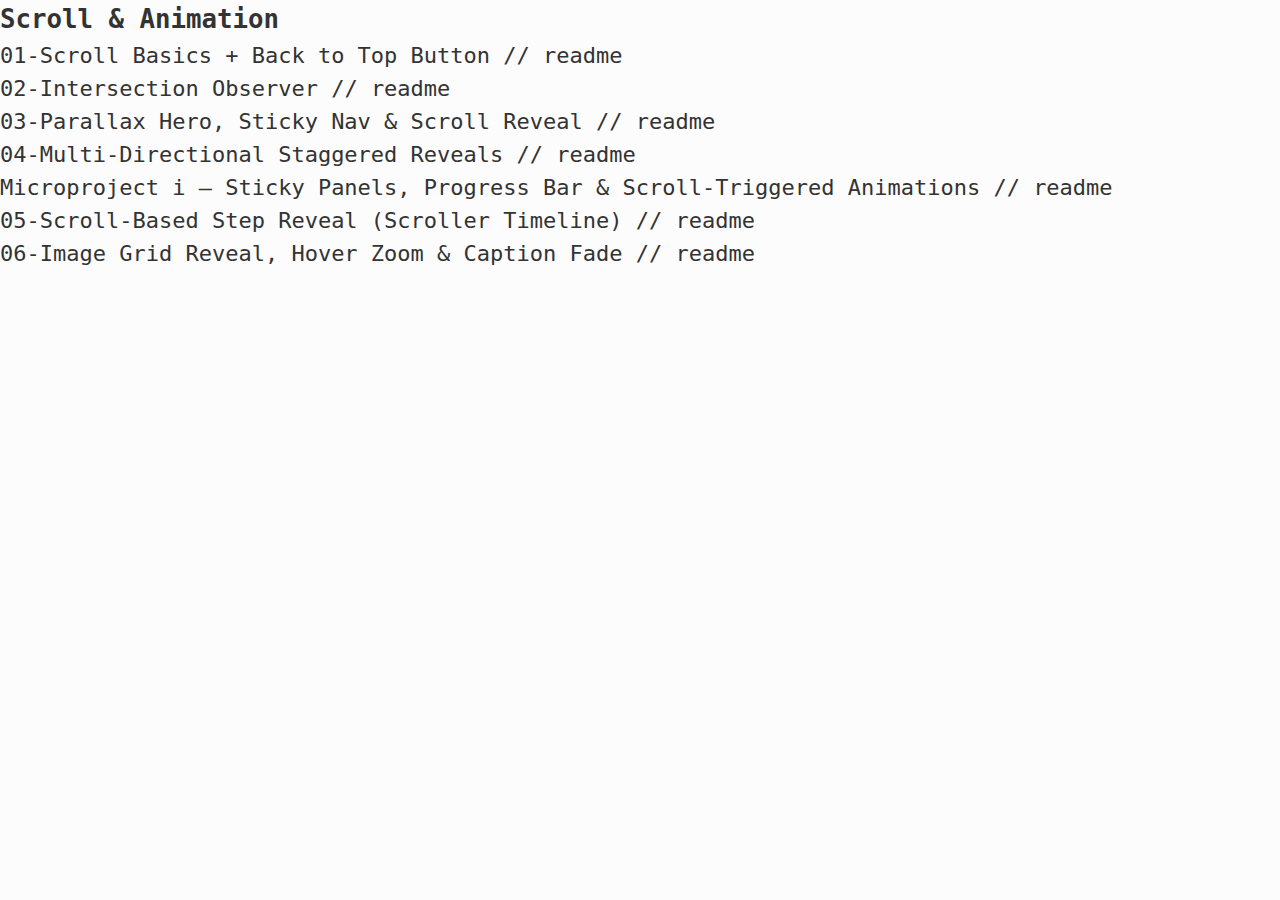
<file: index.html>
<!DOCTYPE html>
<html lang="en">
<head>
    <meta charset="UTF-8">
    <meta name="viewport" content="width=device-width, initial-scale=1.0">
    <title>Scroll & Animation</title>
    <link rel="stylesheet" href="styles.css">
</head>
<body>
    <div class="main-container">
        <h3>Scroll & Animation</h3>
        <ul>
            <li>
                <a href="01/index.html">01-Scroll Basics + Back to Top Button</a> //
                <a href="https://github.com/dnlaxe/scroll/blob/main/01/README.md">readme</a>
            </li>
            <li>
                <a href="02/index.html">02-Intersection Observer</a> //
                <a href="https://github.com/dnlaxe/scroll/blob/main/02/README.md">readme</a>
            </li>
            <li>
                <a href="03/index.html">03-Parallax Hero, Sticky Nav & Scroll Reveal</a> //
                <a href="https://github.com/dnlaxe/scroll/blob/main/03/README.md">readme</a>
            </li>
            <li>
                <a href="04/index.html">04-Multi-Directional Staggered Reveals</a> //
                <a href="https://github.com/dnlaxe/scroll/blob/main/04/README.md">readme</a>
            </li>
            <li>
                <a href="i/index.html">Microproject i – Sticky Panels, Progress Bar & Scroll-Triggered Animations</a> //
                <a href="https://github.com/dnlaxe/scroll/blob/main/i/README.md">readme</a>
            </li>
            <li>
                <a href="05/index.html">05-Scroll-Based Step Reveal (Scroller Timeline)</a> //
                <a href="https://github.com/dnlaxe/scroll/blob/main/05/README.md">readme</a>
            </li>
            <li>
                <a href="06/index.html">06-Image Grid Reveal, Hover Zoom & Caption Fade</a> //
                <a href="https://github.com/dnlaxe/scroll/blob/main/06/README.md">readme</a>
            </li>
        </ul>
    </div>
</body>
</html>
</file>
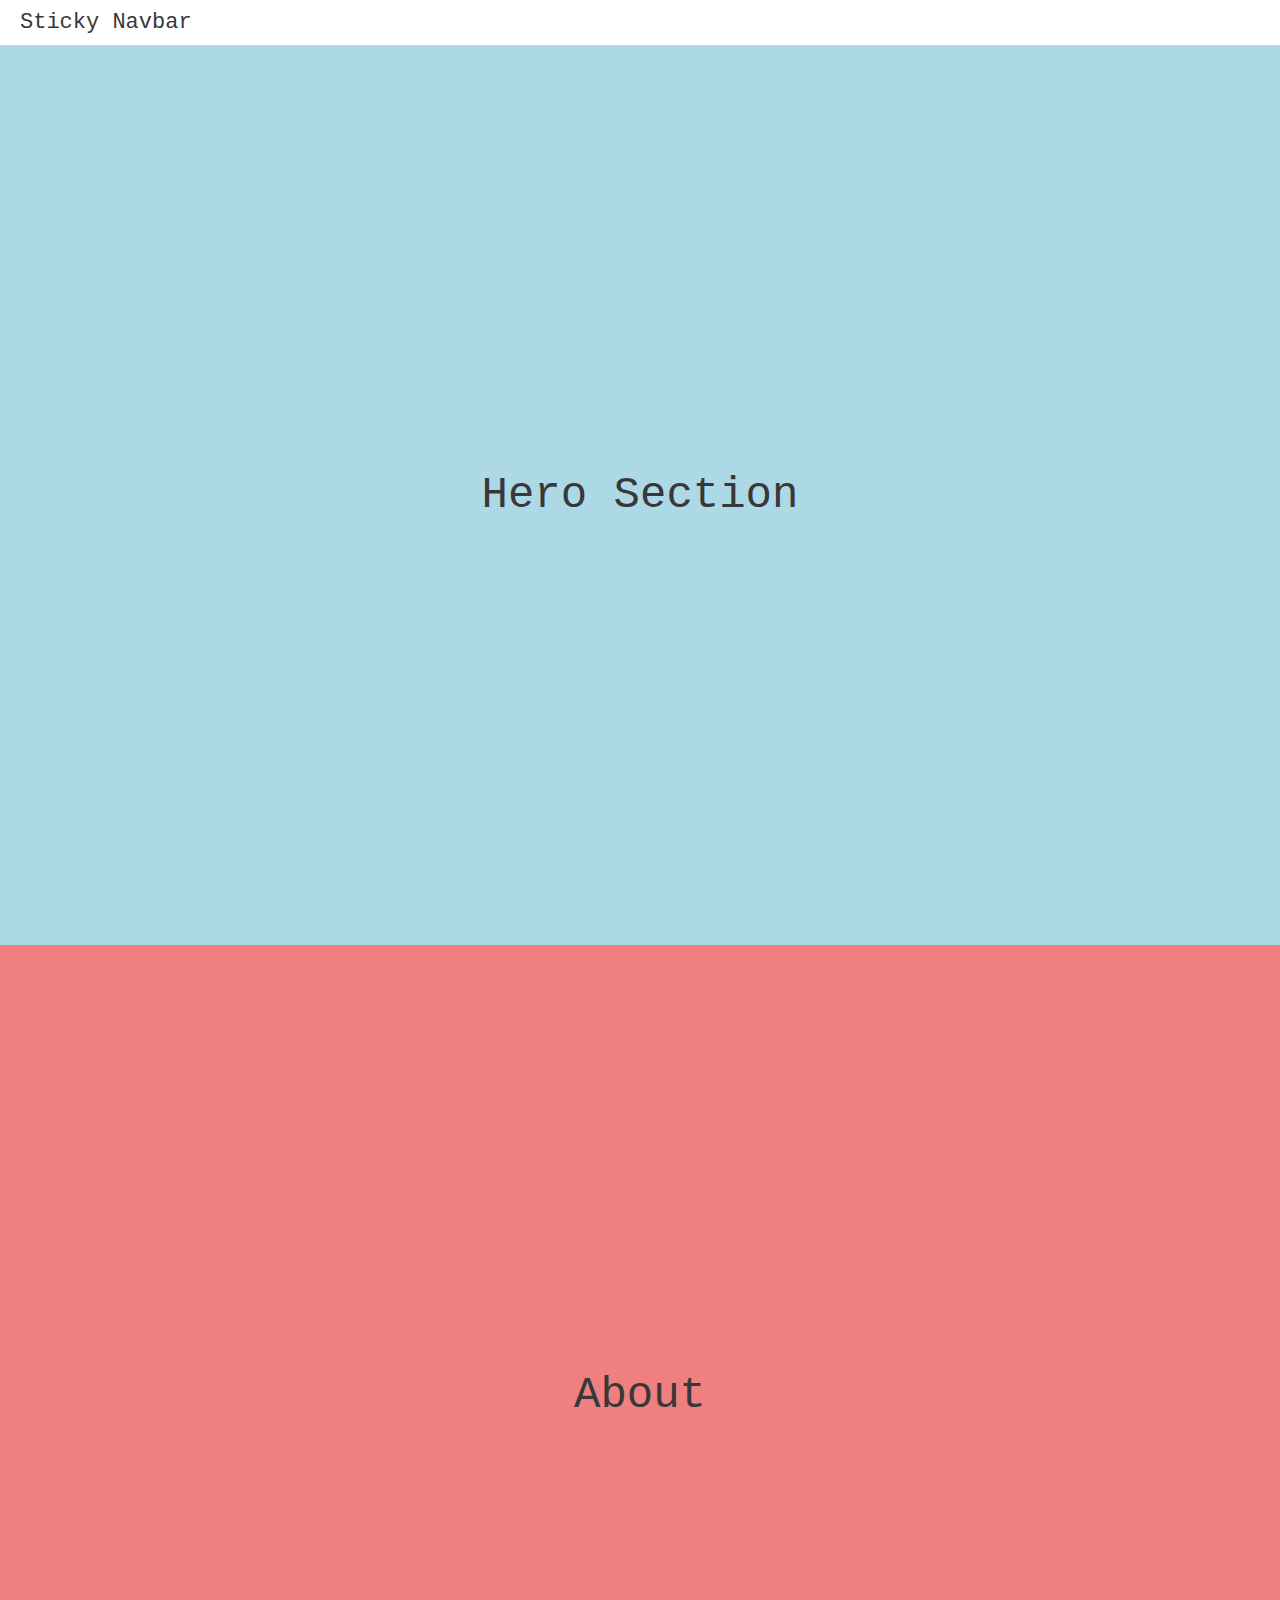
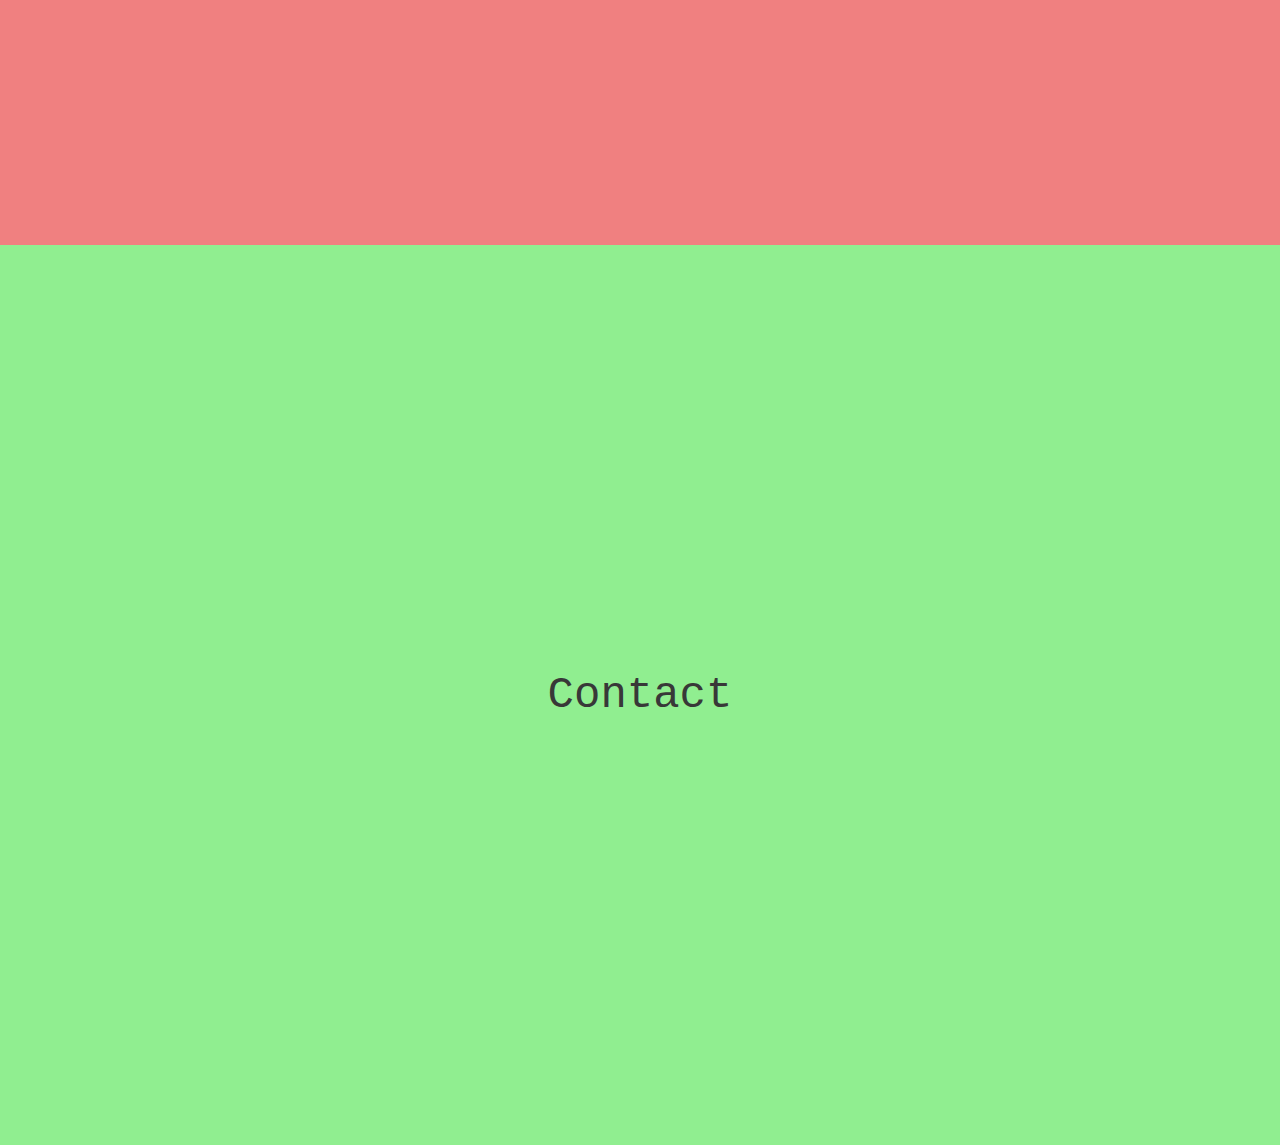
<file: 01/index.html>
<!DOCTYPE html>
<html lang="en">
<head>
  <meta charset="UTF-8">
  <title>03-Loading-Spinner</title>
  <style>
    :root {
      --fg: rgb(56, 56, 56);
      --bg: #ffffff;
      --neon: rgb(0, 195, 255);
    }

    * {
      font-family: monospace;
      font-size: 22px;
      color: var(--fg);
      margin: 0;
      padding: 0;
      box-sizing: border-box;
    }

    body, html {
      margin: 0;
      padding: 0;
    }

    header {
      position: sticky;
      top: 0;
      background: #fff;
      padding: 10px 20px;
      z-index: 1000;
    }

    .hero, section {
      height: 100vh;
      display: flex;
      align-items: center;
      justify-content: center;
      font-size: 2em;
    }

    .hero {
      background: lightblue;
    }

    section:nth-of-type(2) {
      background: lightcoral;
    }

    section:nth-of-type(3) {
      background: lightgreen;
    }


  </style>
</head>
<body>

  <header>Sticky Navbar</header>
  <section class="hero">Hero Section</section>
  <section>About</section>
  <section>Contact</section>

  <script>
  </script>

</body>
</html>
</file>
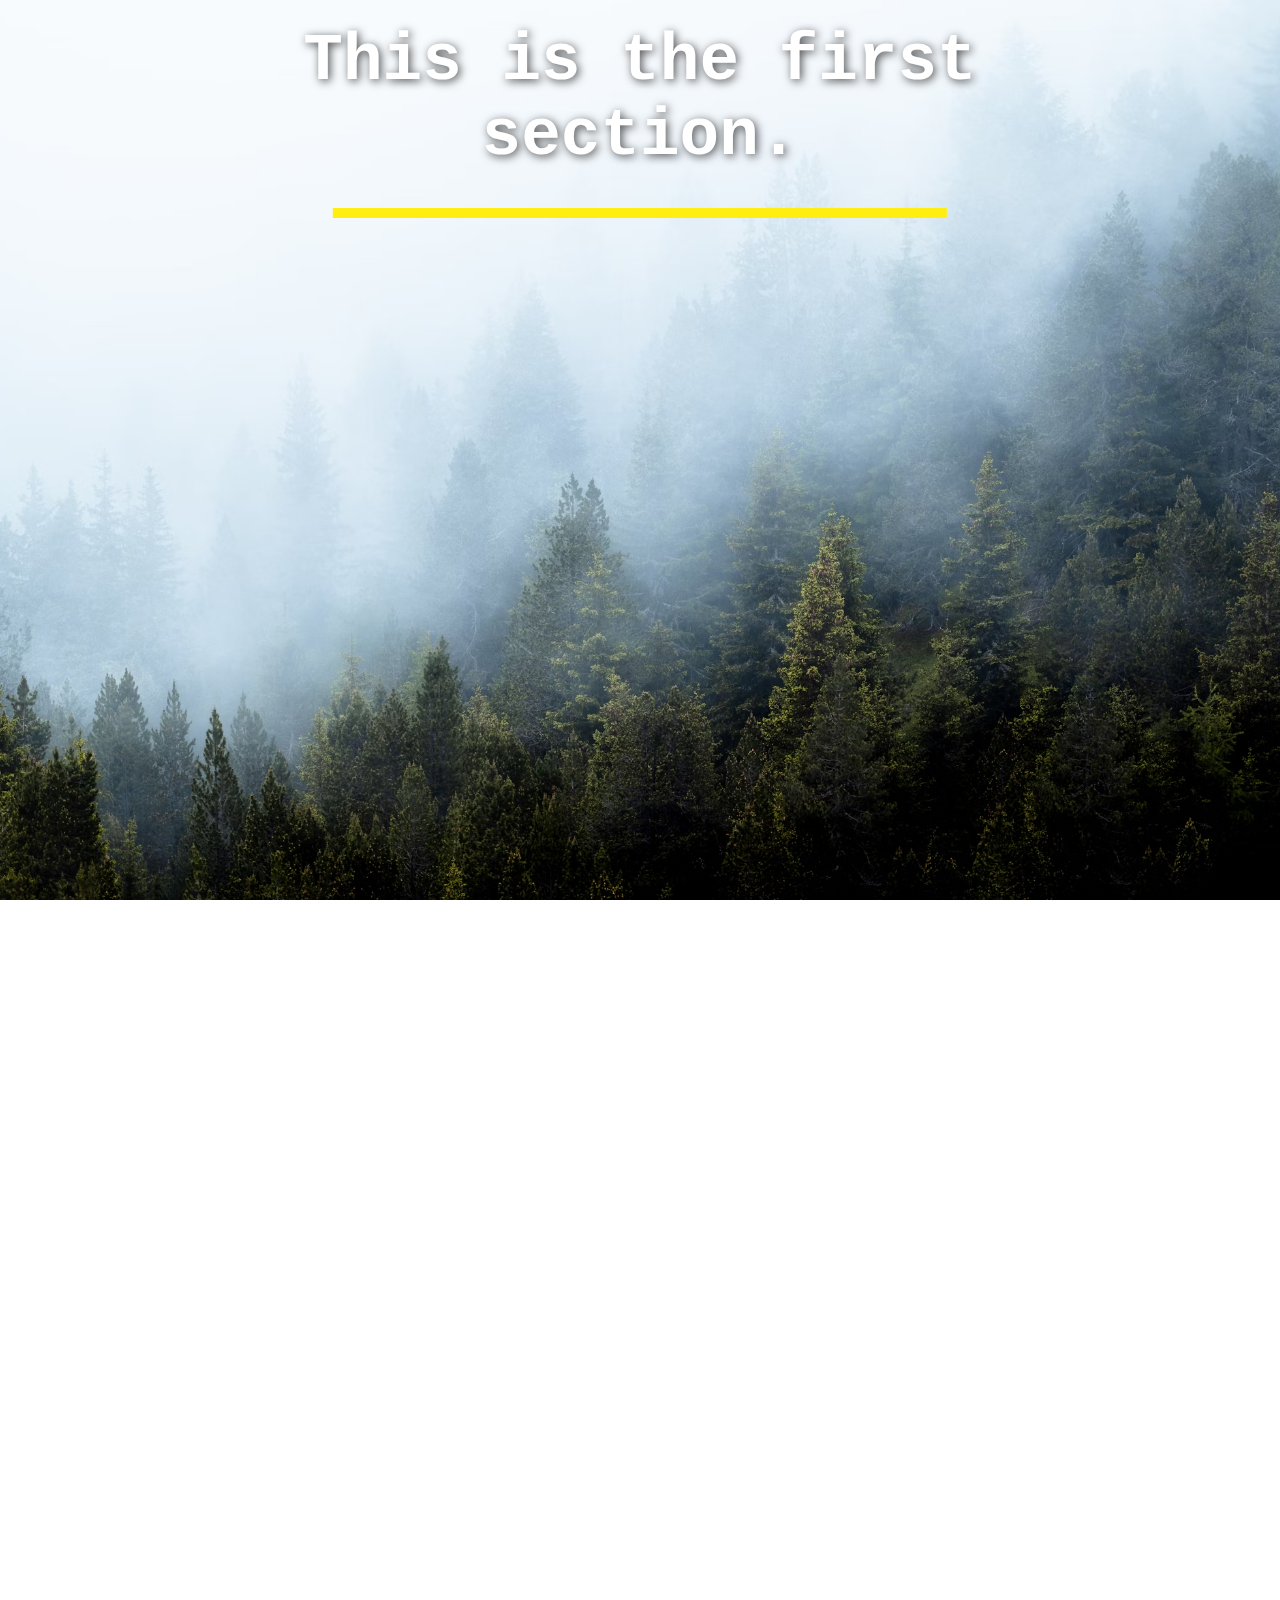
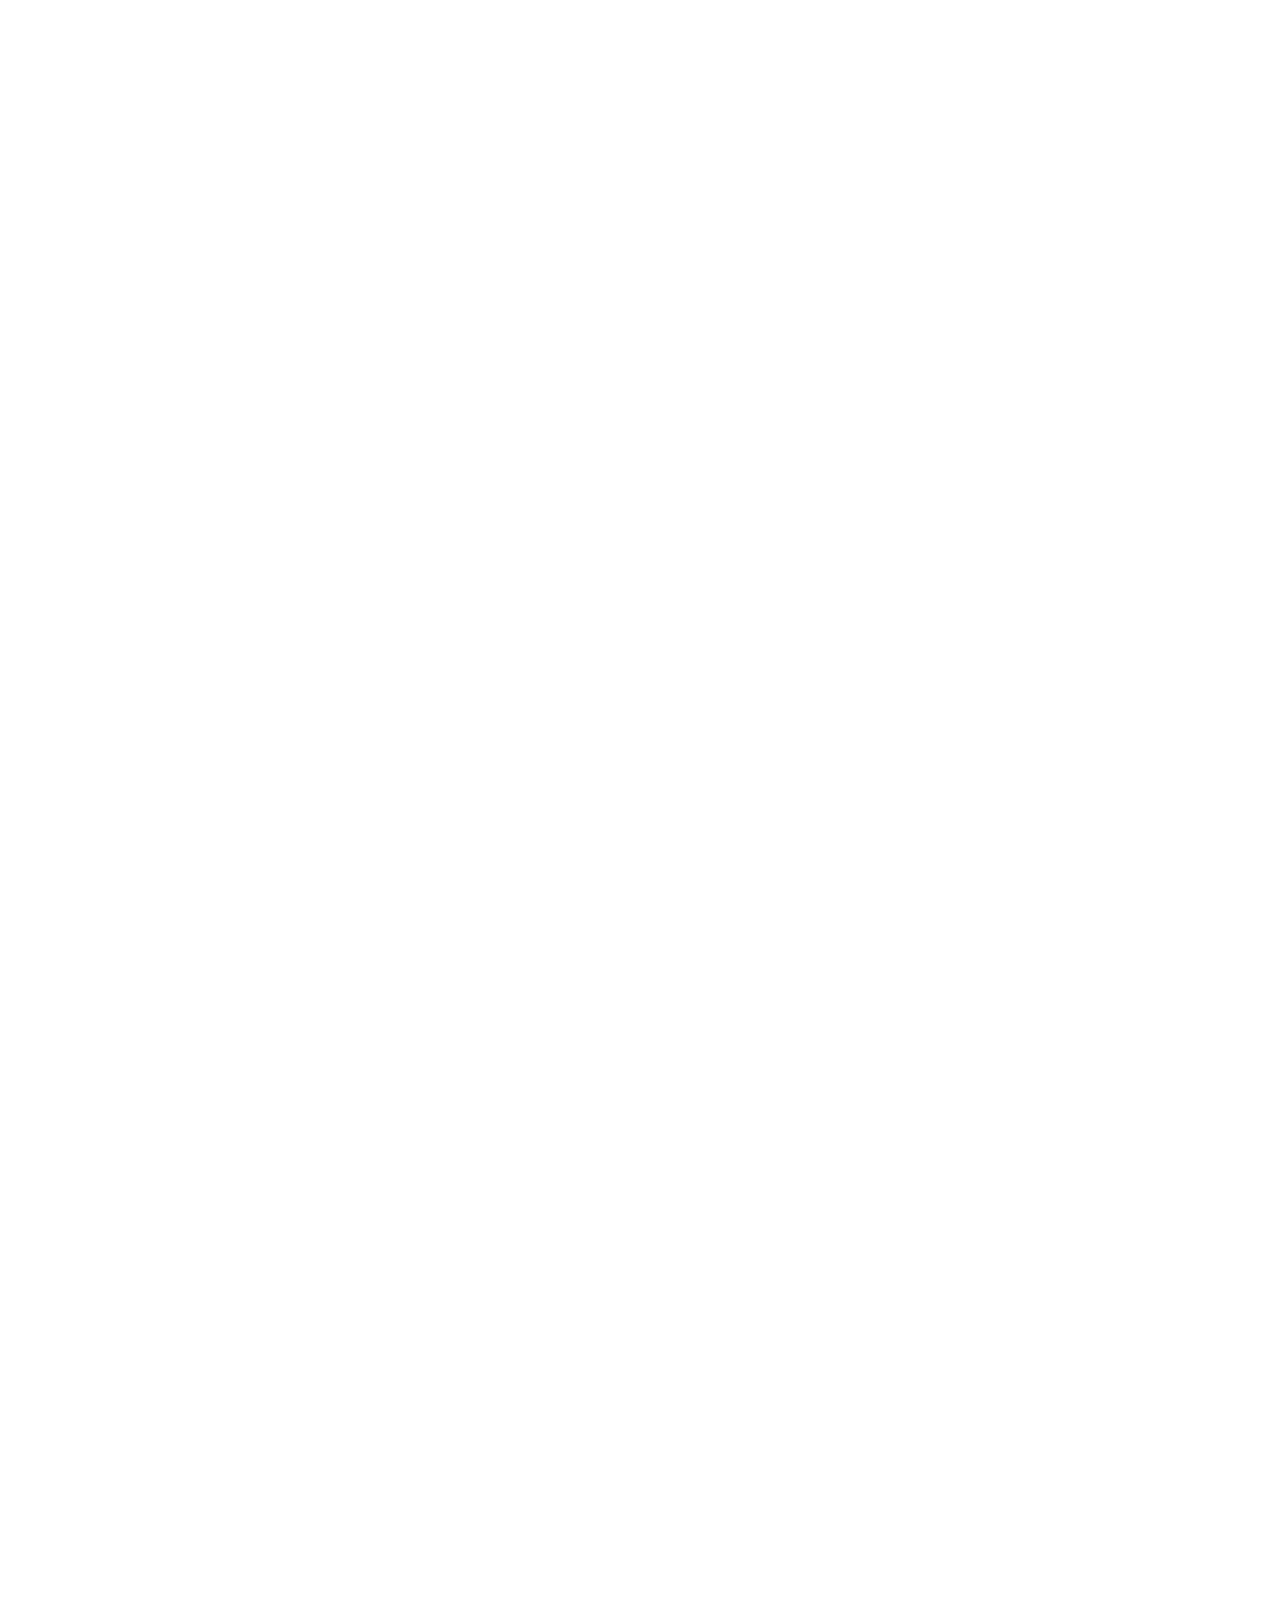
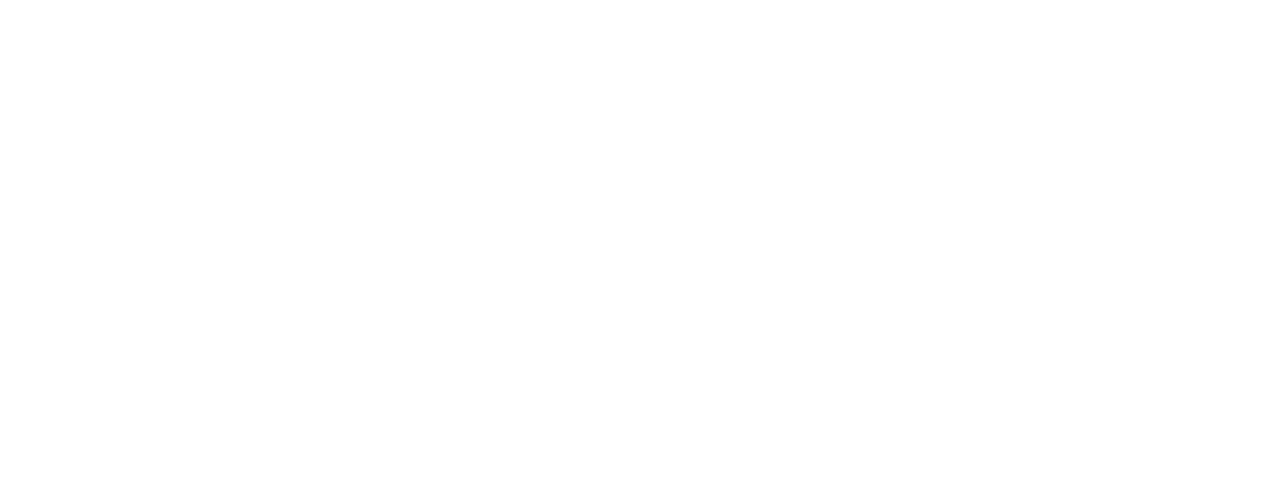
<file: 02/index.html>
<!DOCTYPE html>
<html lang="en">
<head>
  <meta charset="UTF-8">
  <title> 02-Intersection Observer</title>
  <style>
    :root {
      --fg: rgb(56, 56, 56);
      --bg: #ffffff;
      --neon: #ffee10;
    }

    * {
  font-family: monospace;
  font-size: 22px;
  margin: 0;
  padding: 0;
  box-sizing: border-box;
}

body, html {
  margin: 0;
  padding: 0;
  height: 100%;
  scroll-snap-type: y mandatory;
  overflow-y: scroll;
  scroll-behavior: smooth;
  color: var(--bg);
}

section {
  scroll-snap-align: start;
  height: 100vh;
  display: flex;
  align-items: center;
  justify-content: center;
  overflow: hidden;
  position: relative;
  margin-bottom: 20px;
}

.hidden {
  opacity: 0.2;
}

.show {
  opacity: 1;
}

.content {
  position: relative;
  width: 100%;
  height: 100%;
}

.content img {
  width: 100%;
  height: 100%;
  object-fit: cover;
  opacity: 0.2;
  transition: opacity 2s ease;
}

.content h1 {
  position: absolute;
  top: 11%;
  left: 50%;
  transform: translate(-50%, -100%);
  opacity: 0;
  transition: opacity 1s ease, transform 1s ease;
  color: white;
  font-size: 3em;
  text-shadow: 2px 2px 10px rgba(0, 0, 0, 0.7);
  z-index: 2;
  text-align: center;
  font-family: monospace;
  width: 80%;
}

.content.show img {
  opacity: 1;
}

.content.show h1 {
  transform: translate(-50%, -50%);
  opacity: 1;
}

.content h1::after {
  content: '';
  position: absolute;
  left: 50%;
  transform: translateX(-50%);
  bottom: -44px;
  height: 10px;
  width: 0;
  background-color: var(--neon);
  transition: width 1s ease 0.8s;
}

.content.show h1::after {
  width: 60%;
}

  </style>
</head>
<body>

  <section>
    <div class="hidden content">
      <h1>This is the first section.</h1>
      <img src="photo1.avif" alt="Photo 1">
    </div>
  </section>
  
  <section>
    <div class="hidden content">
      <h1>This is the second section.</h1>
      <img src="photo2.avif" alt="Photo 2">
    </div>
  </section>

  <section>
    <div class="hidden content">
      <h1>This is the third section.</h1>
      <img src="photo3.avif" alt="Photo 3">
    </div>
  </section>
  
  <section>
    <div class="hidden content">
      <h1>This is the final section.</h1>
      <img src="photo4.avif" alt="Photo 4">
    </div>
  </section>
    
  
  <script>

const observer = new IntersectionObserver((entries) => {
  entries.forEach(entry => {
    if (entry.isIntersecting) {
      entry.target.classList.add('show');
    } else {
      entry.target.classList.remove('show');
    }
  });
});

const hiddenElements = document.querySelectorAll('.hidden');
hiddenElements.forEach(el => observer.observe(el));

  </script>

</body>
</html>
</file>
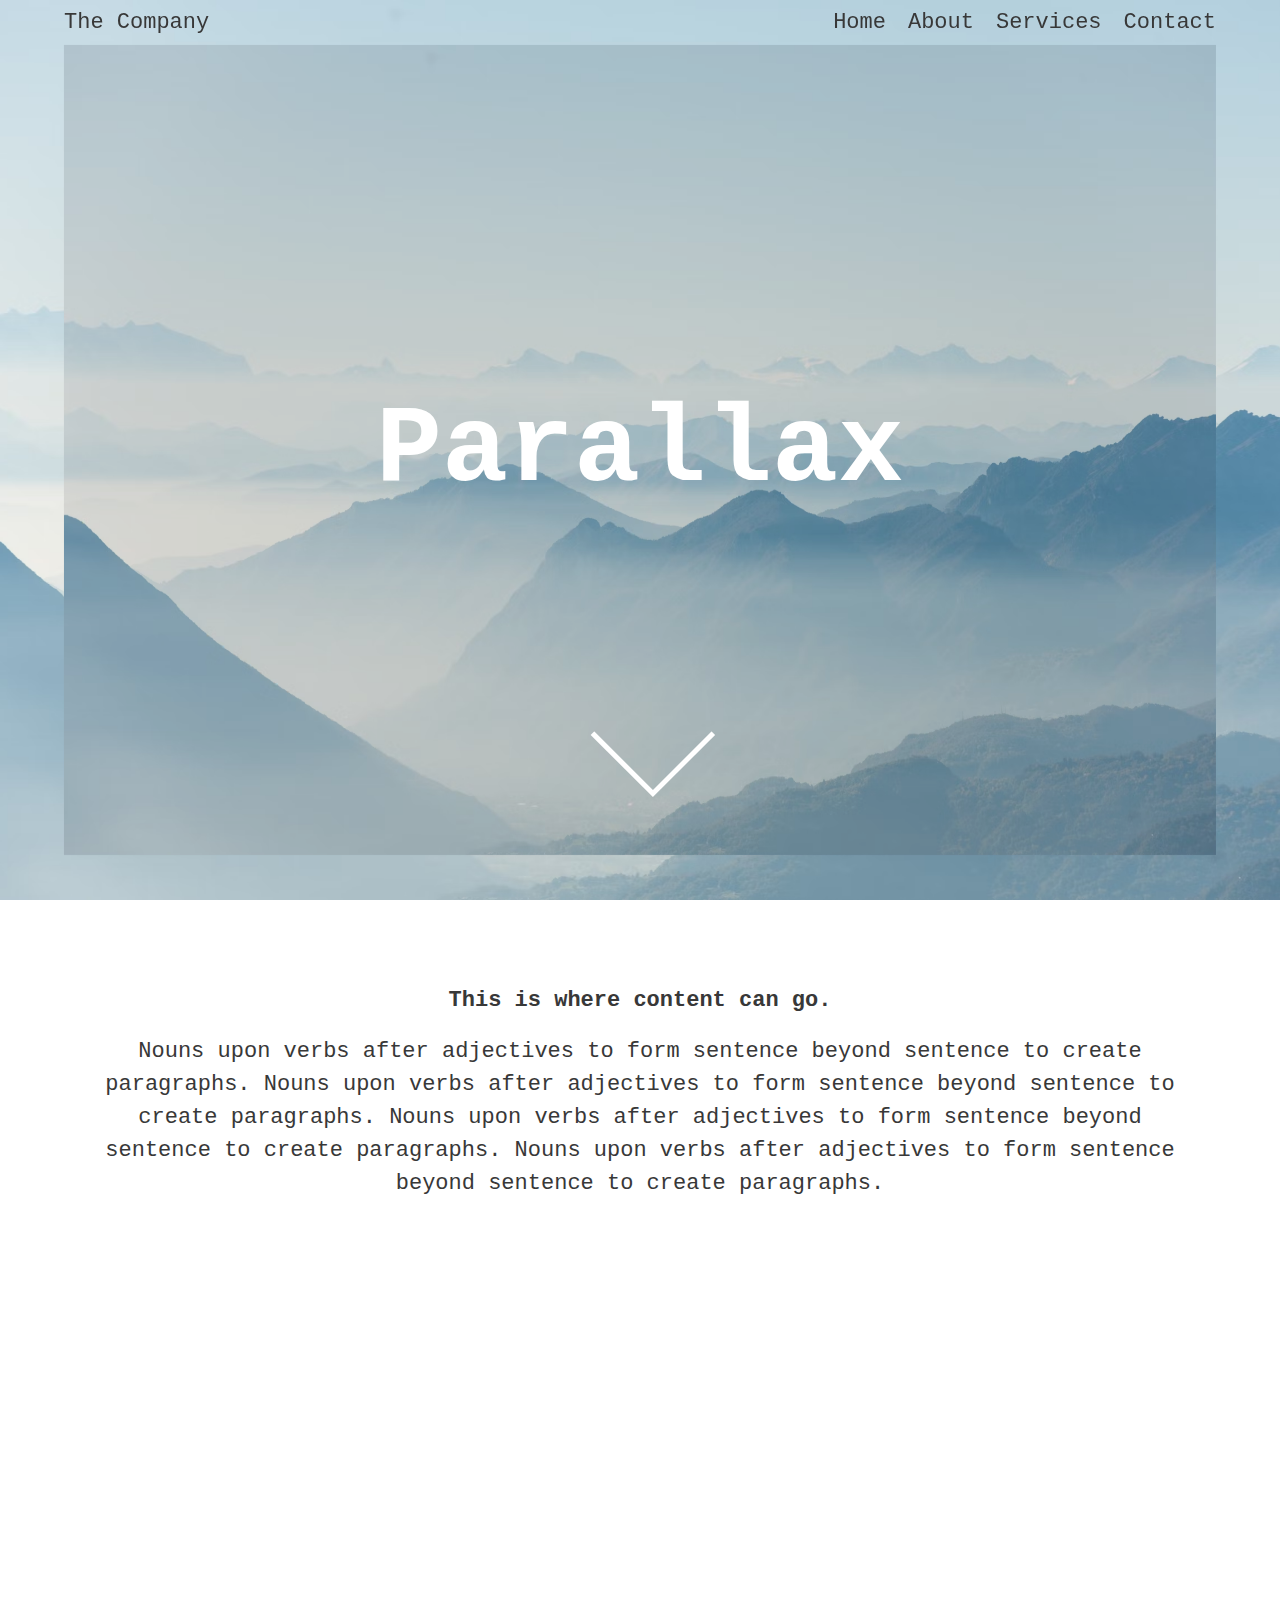
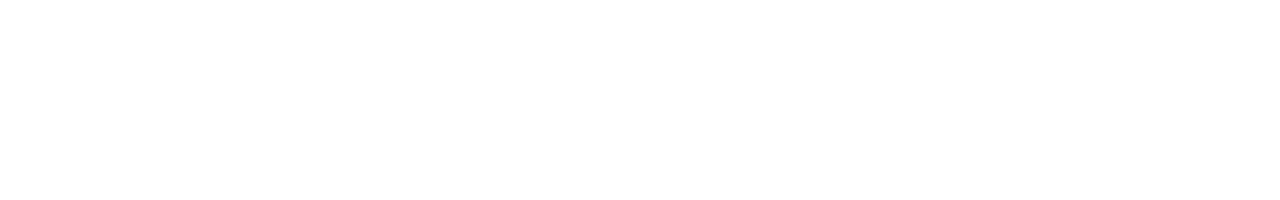
<file: 03/index.html>
<!DOCTYPE html>
<html lang="en">
<head>
  <meta charset="UTF-8">
  <meta name="viewport" content="width=device-width, initial-scale=1.0">
  <title>03-Parallax Hero, Sticky Nav & Scroll Reveal</title>
  <style>
    :root {
      --fg: rgb(56, 56, 56);
      --bg: #ffffff;
      --neon: rgb(0, 195, 255);
    }

    * {
      font-family: monospace;
      font-size: 22px;
      color: var(--fg);
      margin: 0;
      padding: 0;
      box-sizing: border-box;
    }

    body, html {
      margin: 0;
      padding: 0;
    }

    html, body {
      margin: 0;
      padding: 0;
      height: 200vh;
      overflow-x: hidden;
    }

    .parallax-container {
      position: relative;
      height: 100vh;
      overflow: hidden;
    }

    .layer {
      position: absolute;
      width: 100%;
      height: 100vh;
      top: 0;
      left: 0;
      will-change: transform;
    }

    .background {
      background: url('photo1.avif') center / cover no-repeat;
      z-index: 1;
    }

    .midground {
      background: url('photo1.avif') center / contain no-repeat;
      z-index: 2;
      background-size: 90% 90%;
      filter: brightness(90%);
    }

    .foreground {
      z-index: 3;
      display: flex;
      align-items: center;
      justify-content: center;
    }

    .foreground h1 {
      font-size: 5rem;
      color: var(--bg);
      font-family: monospace;
      text-align: center;
    }

    .content {
      gap: 22px;
      padding: 88px;
      display: flex;
      align-items: center;
      flex-direction: column;
      height: 100vh;
      text-align: center;
    }

    nav {
      display: flex;
      justify-content: space-between;
      position: fixed;
      z-index: 4;
      width: 100%;
      height: 5%;
      padding: 0 5%;
      align-items: center;
      transition: box-shadow 0.3s ease;
    }

    nav.scrolled {
      border-bottom: solid 1px var(--fg);
    }

    a {
      text-decoration: none;
    }

    ul {
      list-style: none;
      display: flex;
      gap: 22px;
    }

    p {
      line-height: 1.5;
    }

    .hamburger {
      display: none;
      flex-direction: row;
      cursor: pointer;
      z-index: 20;
      gap: 6px;
    }

    .hamburger span {
      height: 6px;
      width: 6px;
      border-radius: 50%;
      margin: 4px 0;
      transition: transform 0.5s ease-in-out, background-color 0.5s ease-in-out;
      transform-origin: center;
      background-color: var(--fg);
    }

    .hamburger.active span:nth-child(1) {
      transform: rotate(45deg) translate(5px, 5px);
    }

    .hamburger.active span:nth-child(2) {
      transform: rotate(-45deg) translate(5px, -5px);
    }

    .hamburger.active span {
      background-color: var(--bg);
    }

    .arrow {
      width: 4rem;
      height: 4rem;
      border-right: 5px solid var(--bg);
      border-bottom: 5px solid var(--bg);
      color: var(--bg);
      transform: rotate(45deg) translateX(-50%);
      cursor: pointer;
      position: absolute;
      z-index: 5;
      left: 50%;
      bottom: 10%;
    }


    @media (max-width: 768px) {
      .hamburger {
        display: flex;
      }

      .desktop-nav {
        display: none;
      }

      .foreground h1 {
        font-size: 3rem;
      }

      .arrow {
        width: 2rem;
        height: 2rem;
        border-right: 4px solid var(--bg);
        border-bottom: 4px solid var(--bg);
        }
    }

  </style>
</head>
  <body>

    <nav>
      <div>The Company</div>
      <ul class="desktop-nav">
        <li><a href="#">Home</a></li>
        <li><a href="#">About</a></li>
        <li><a href="#">Services</a></li>
        <li><a href="#">Contact</a></li>
      </ul>
      <div class="hamburger">
        <span></span>
        <span></span>
        <span></span>
      </div>
    </nav>

    <div class="parallax-container">
      <div class="layer background" data-speed="0.2"></div>
      <div class="layer midground" data-speed="1"></div>
      <div class="layer foreground" data-speed="0.45">
        <h1>Parallax</h1>
      </div>
      <span class="arrow"></span>
    </div>
    <div class="content">
      <h1>This is where content can go.</h1>
      <p>Nouns upon verbs after adjectives to form sentence beyond sentence to create paragraphs. Nouns upon verbs after adjectives to form sentence beyond sentence to create paragraphs.
        Nouns upon verbs after adjectives to form sentence beyond sentence to create paragraphs. Nouns upon verbs after adjectives to form sentence beyond sentence to create paragraphs.
      </p>
    </div>
  </body>
  
  <script>
    window.addEventListener('scroll', () => {
  const layers = document.querySelectorAll('.layer');
  const scrollY = window.scrollY;

  layers.forEach(layer => {
    const speed = parseFloat(layer.dataset.speed);
    const yPos = scrollY * speed;
    layer.style.transform = `translateY(${yPos}px)`;
  });
});

const nav = document.querySelector("nav");

const triggerHeight = window.innerHeight * 0.8;

window.addEventListener("scroll", () => {
  if (window.scrollY > triggerHeight) {
    nav.classList.add("scrolled");
  } else {
    nav.classList.remove("scrolled");
  }
});

const content = document.querySelector('.content');

const observer = new IntersectionObserver((entries) => {
  entries.forEach(entry => {
    if (entry.isIntersecting) {
      entry.target.classList.add('visible');
    }
  });
}, {
  threshold: 0.1
});

observer.observe(content);

const arrow = document.querySelector('.arrow');
const contentSection = document.querySelector('.content');

arrow.addEventListener('click', () => {
  contentSection.scrollIntoView({ behavior: 'smooth' });
});
  </script>

</body>
</html>
</file>
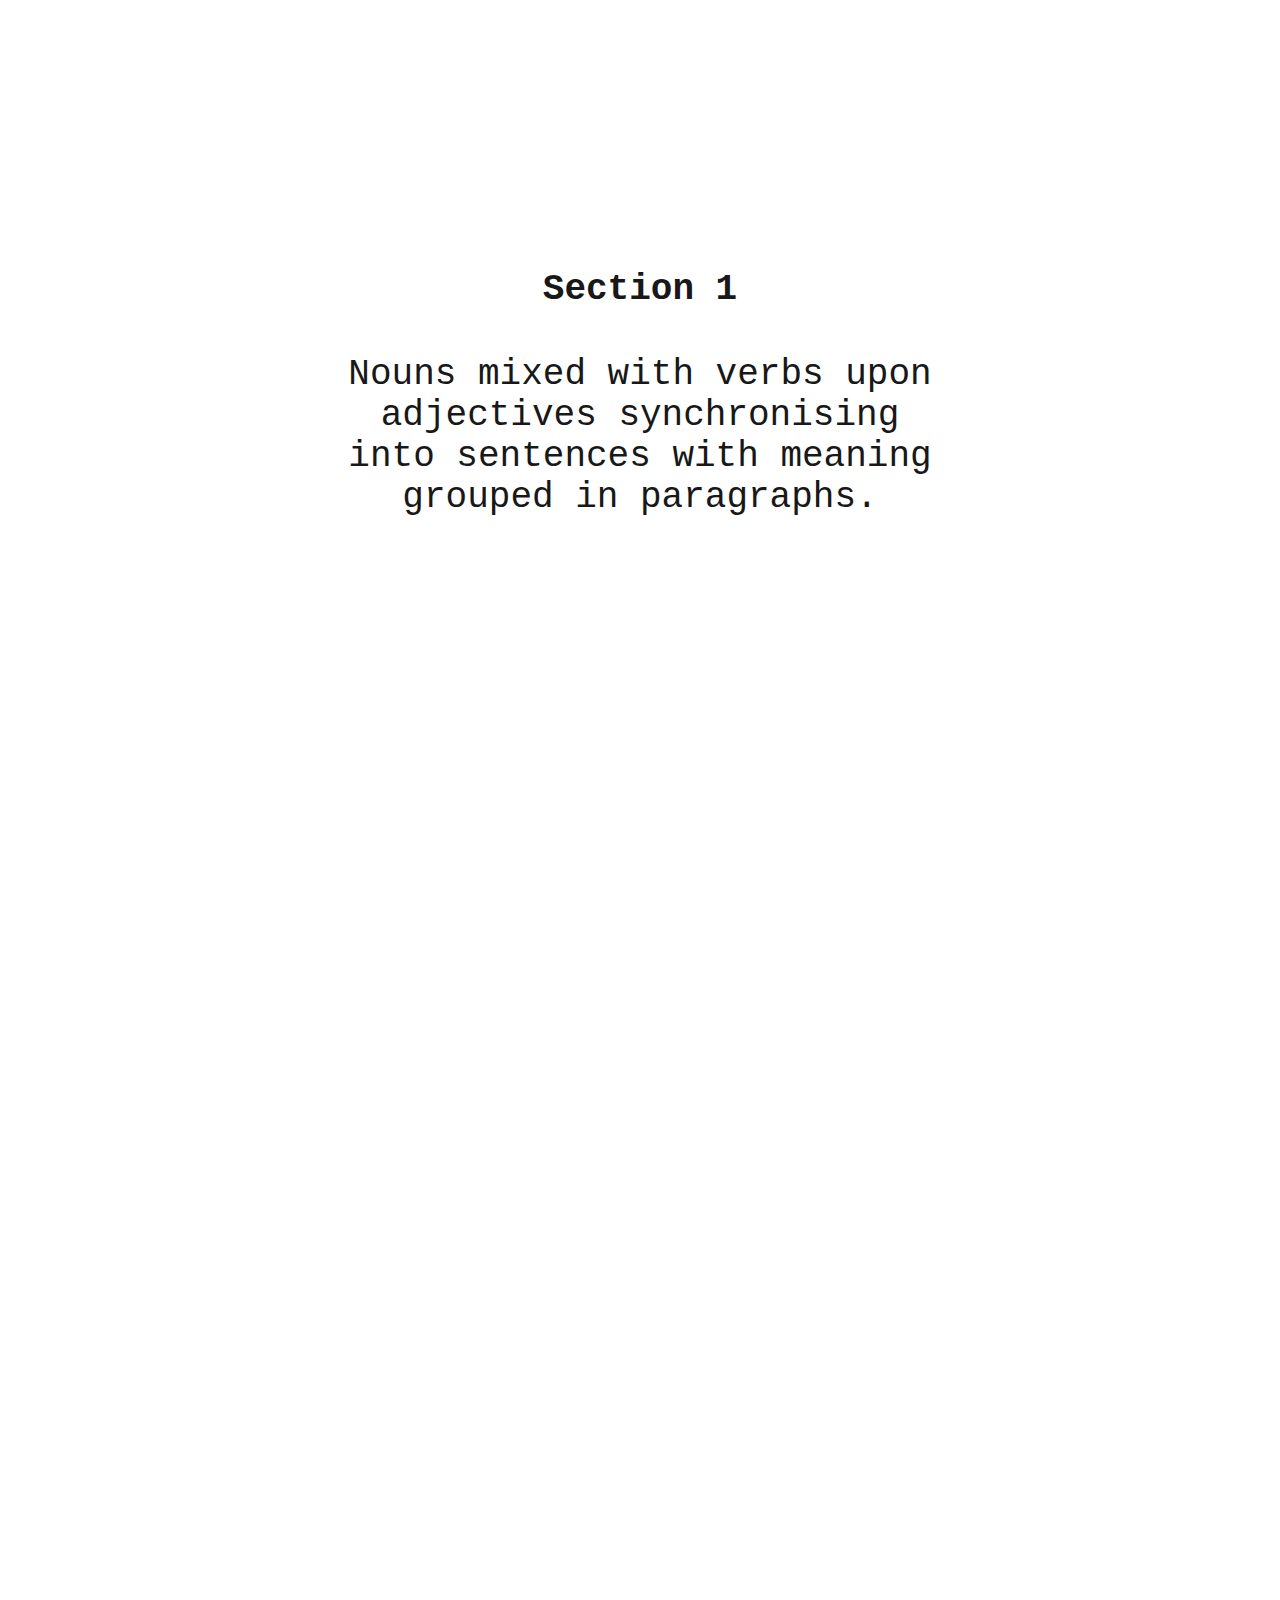
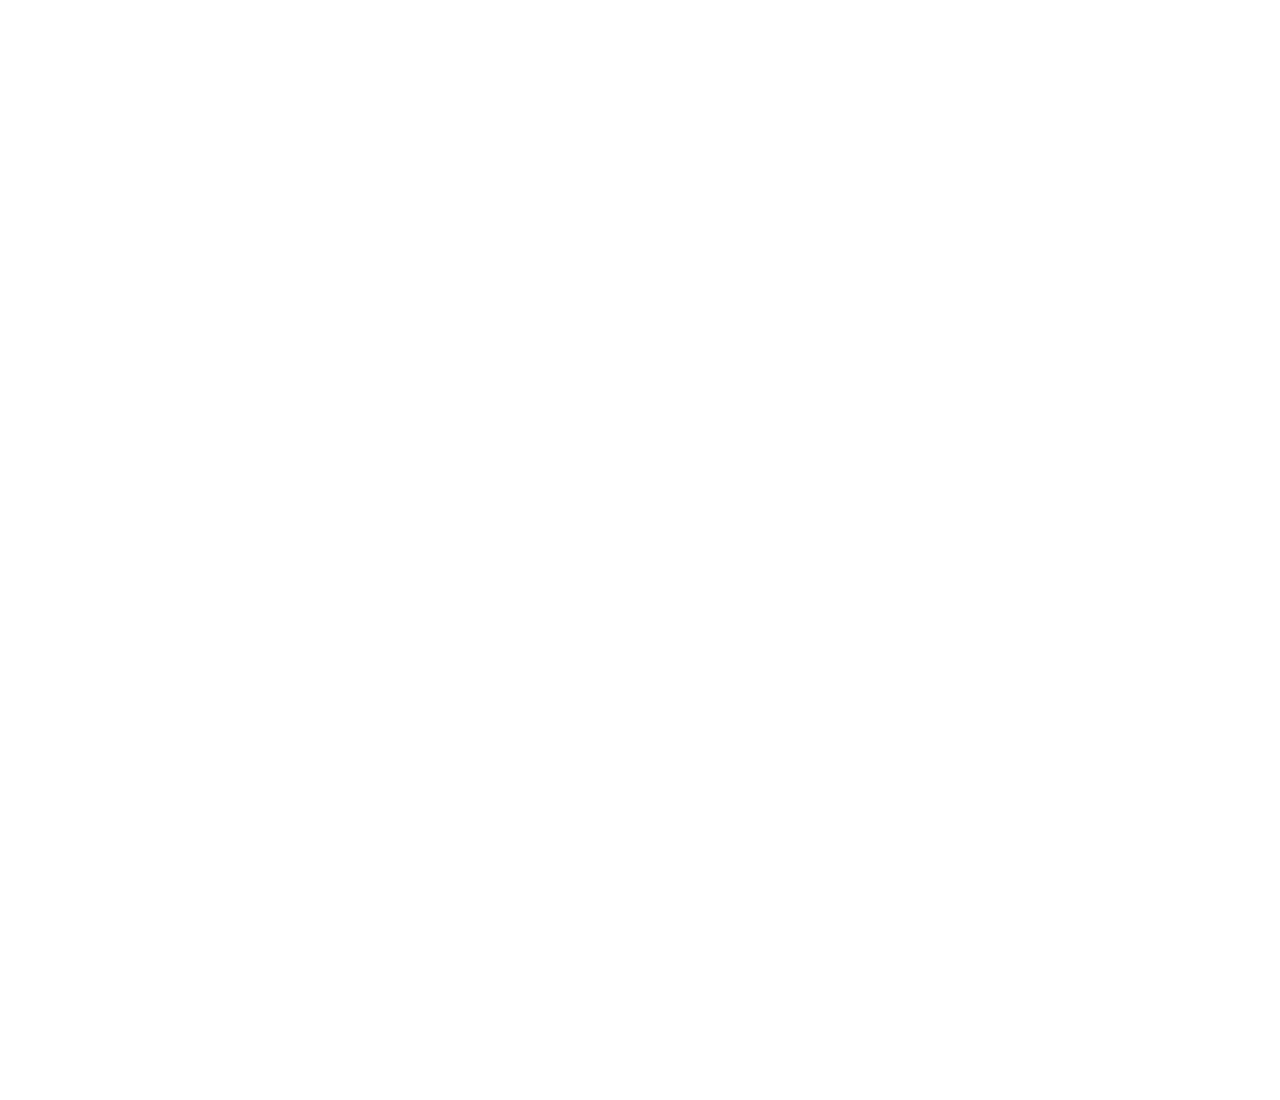
<file: 04/index.html>
<!DOCTYPE html>
<html lang="en">
<head>
  <meta charset="UTF-8" />
  <meta name="viewport" content="width=device-width, initial-scale=1.0"/>
  <title>04-Multi-Directional Staggered Reveals</title>

  <style>
    :root {
      --fg: rgb(24, 24, 24);
      --bg: #ffffff;
      --neon: #9affcd;
    }

    * {
      font-size: 1.5rem;
      color: var(--fg);
      background-color: var(--bg);
      margin: 0;
      padding: 0;
      box-sizing: border-box;
      font-family: monospace;
    }

    @media (max-width: 600px) {
      * {
        font-size: 1.25rem; /* ~20px for smaller screens */
      }
    }

    body, html {
      height: 100%;
      scroll-snap-type: y mandatory;
      overflow-y: scroll;
      scroll-behavior: smooth;
    }

    body {
      overscroll-behavior: none;
      -webkit-overflow-scrolling: touch; /* Enables momentum scrolling */
    }


    .section {
      scroll-snap-align: start;
      height: calc(var(--vh, 1vh) * 100);
      display: flex;
      justify-content: center;
      align-items: center;
    }

    .content {
      max-width: 600px;
      text-align: center;
      display: flex;
      gap: 44px;
      flex-direction: column;
      align-items: center;
    }

    .reveal {
      opacity: 0;
      transition: opacity 0.8s ease, transform 0.8s ease;
        }

        [data-direction="down"] .reveal {
          transform: translateY(40px);
        }
        [data-direction="left"] .reveal {
          transform: translateX(-40px);
        }
        [data-direction="right"] .reveal {
          transform: translateX(40px);
        }

        .reveal.visible {
          opacity: 1;
          transform: translate(0, 0);
        }

        button {
          background-color: var(--neon);
          color: var(--fg);
          padding: 0.5rem 1rem;
          cursor: pointer;
        }

  </style>
</head>
<body>

  <section class="section">
    <div class="content" data-direction="down">
      <h2 class="reveal">Section 1</h2>
      <p class="reveal">Nouns mixed with verbs upon adjectives synchronising into sentences with meaning grouped in paragraphs.</p>
      <button class="reveal">Learn More</button>
    </div>
  </section>
  
  <section class="section">
    <div class="content" data-direction="left">
      <h1 class="reveal">Section 2</h1>
      <p class="reveal">Nouns mixed with verbs upon adjectives synchronising into sentences with meaning grouped in paragraphs.</p>
      <button class="reveal">Learn More</button>
    </div>
  </section>
  
  <section class="section">
    <div class="content" data-direction="right">
      <h1 class="reveal">Section 3</h1>
      <p class="reveal">Nouns mixed with verbs upon adjectives synchronising into sentences with meaning grouped in paragraphs.</p>
      <button class="reveal">Learn More</button>
    </div>
  </section>
  

  <script>
    // === Intersection Observer for reveal animations ===
    const observer = new IntersectionObserver(entries => {
      entries.forEach(entry => {
        const reveals = entry.target.querySelectorAll('.reveal');
        if (entry.isIntersecting) {
          reveals.forEach((el, i) => {
            setTimeout(() => el.classList.add('visible'), i * 500);
          });
        } else {
          reveals.forEach(el => el.classList.remove('visible'));
        }
      });
    }, { threshold: 0.2 });

    document.querySelectorAll('.content').forEach(section => {
      observer.observe(section);
    });

    // === Robust viewport height (vh) fix ===
    function setVh() {
      const vh = (window.visualViewport?.height || window.innerHeight) * 0.01;
      document.documentElement.style.setProperty('--vh', `${vh}px`);
    }

    // Set once after full page load to avoid early firing
    window.addEventListener('load', () => {
      // Wait for layout to stabilize
      requestAnimationFrame(() => {
        requestAnimationFrame(setVh);
      });
    });

    // Update on viewport resize
    window.addEventListener('resize', setVh);
    window.addEventListener('orientationchange', setVh);

    // Chrome-specific: listen for UI collapse/expand
    if (window.visualViewport) {
      window.visualViewport.addEventListener('resize', setVh);
    }

    // Fallback for Chrome: update on scroll (address bar collapses)
    window.addEventListener('scroll', () => {
      requestAnimationFrame(setVh);
    });


  </script>

</body>
</html>
</file>
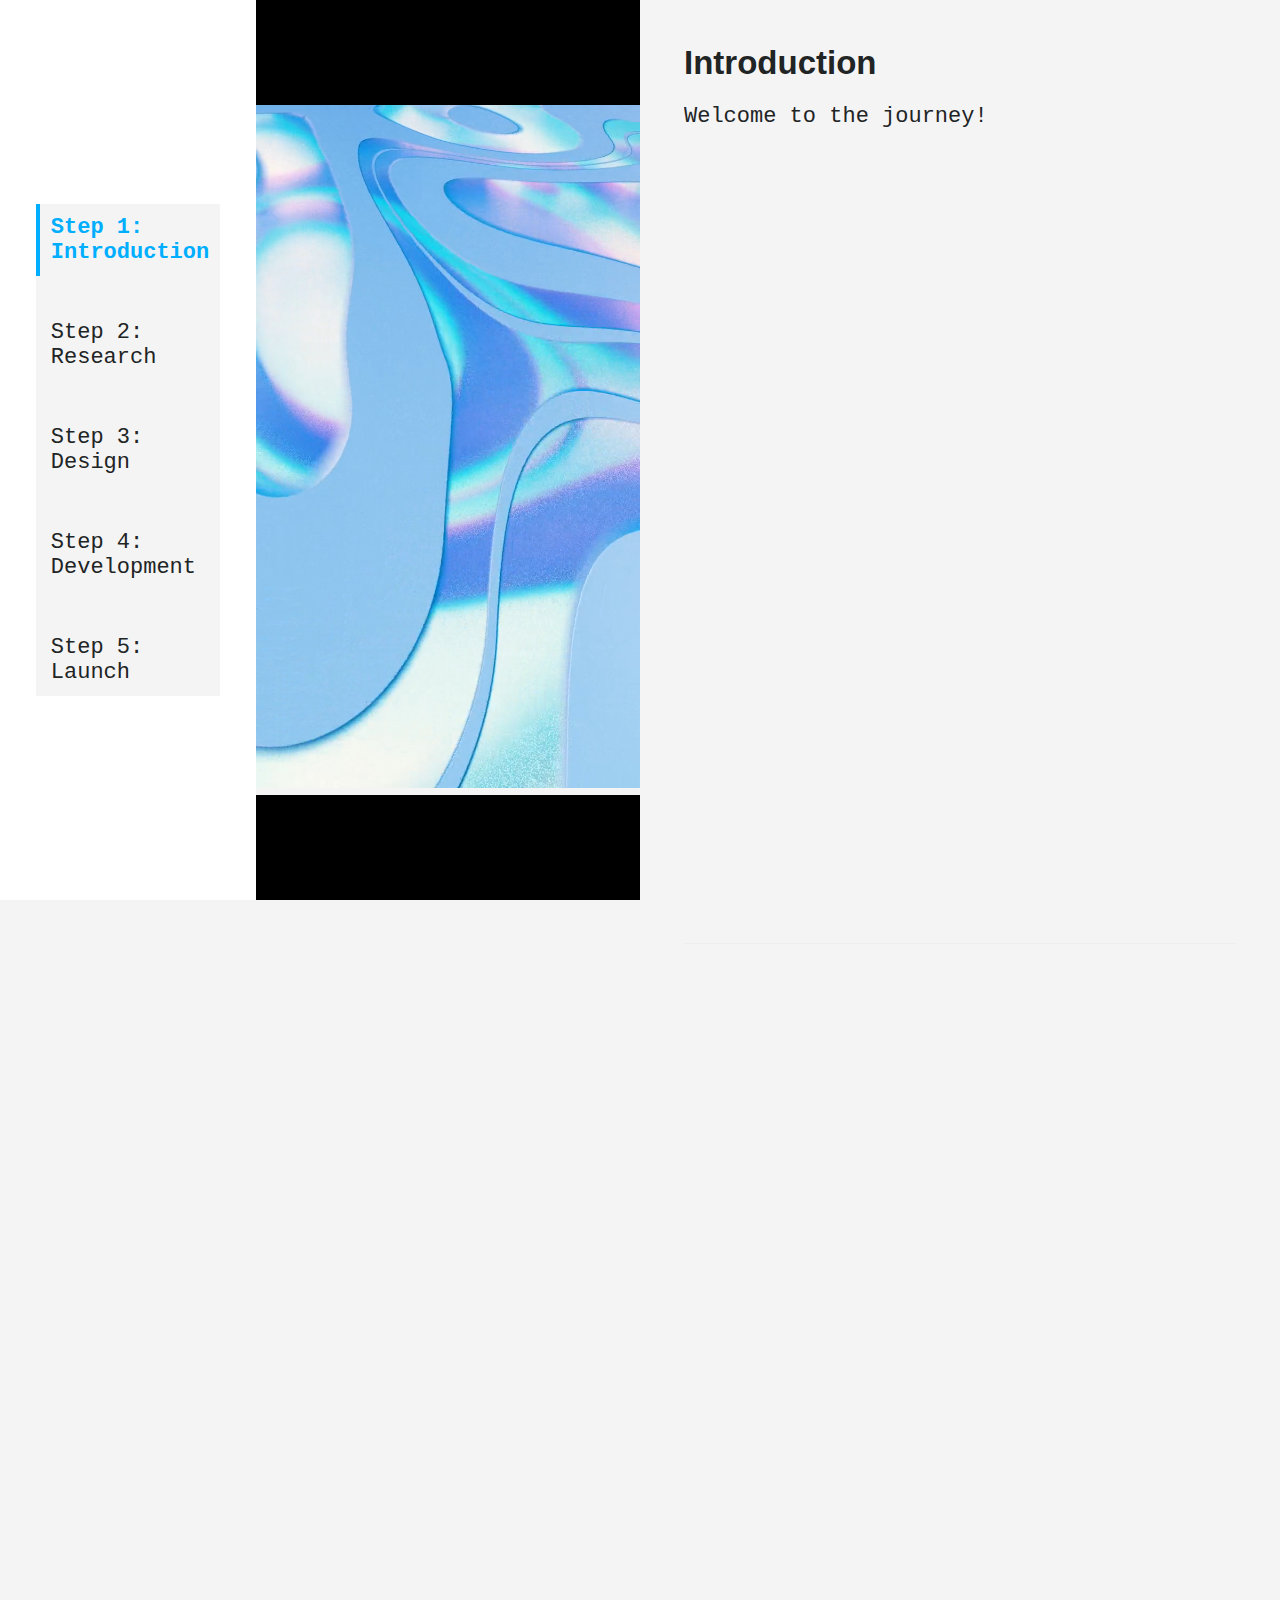
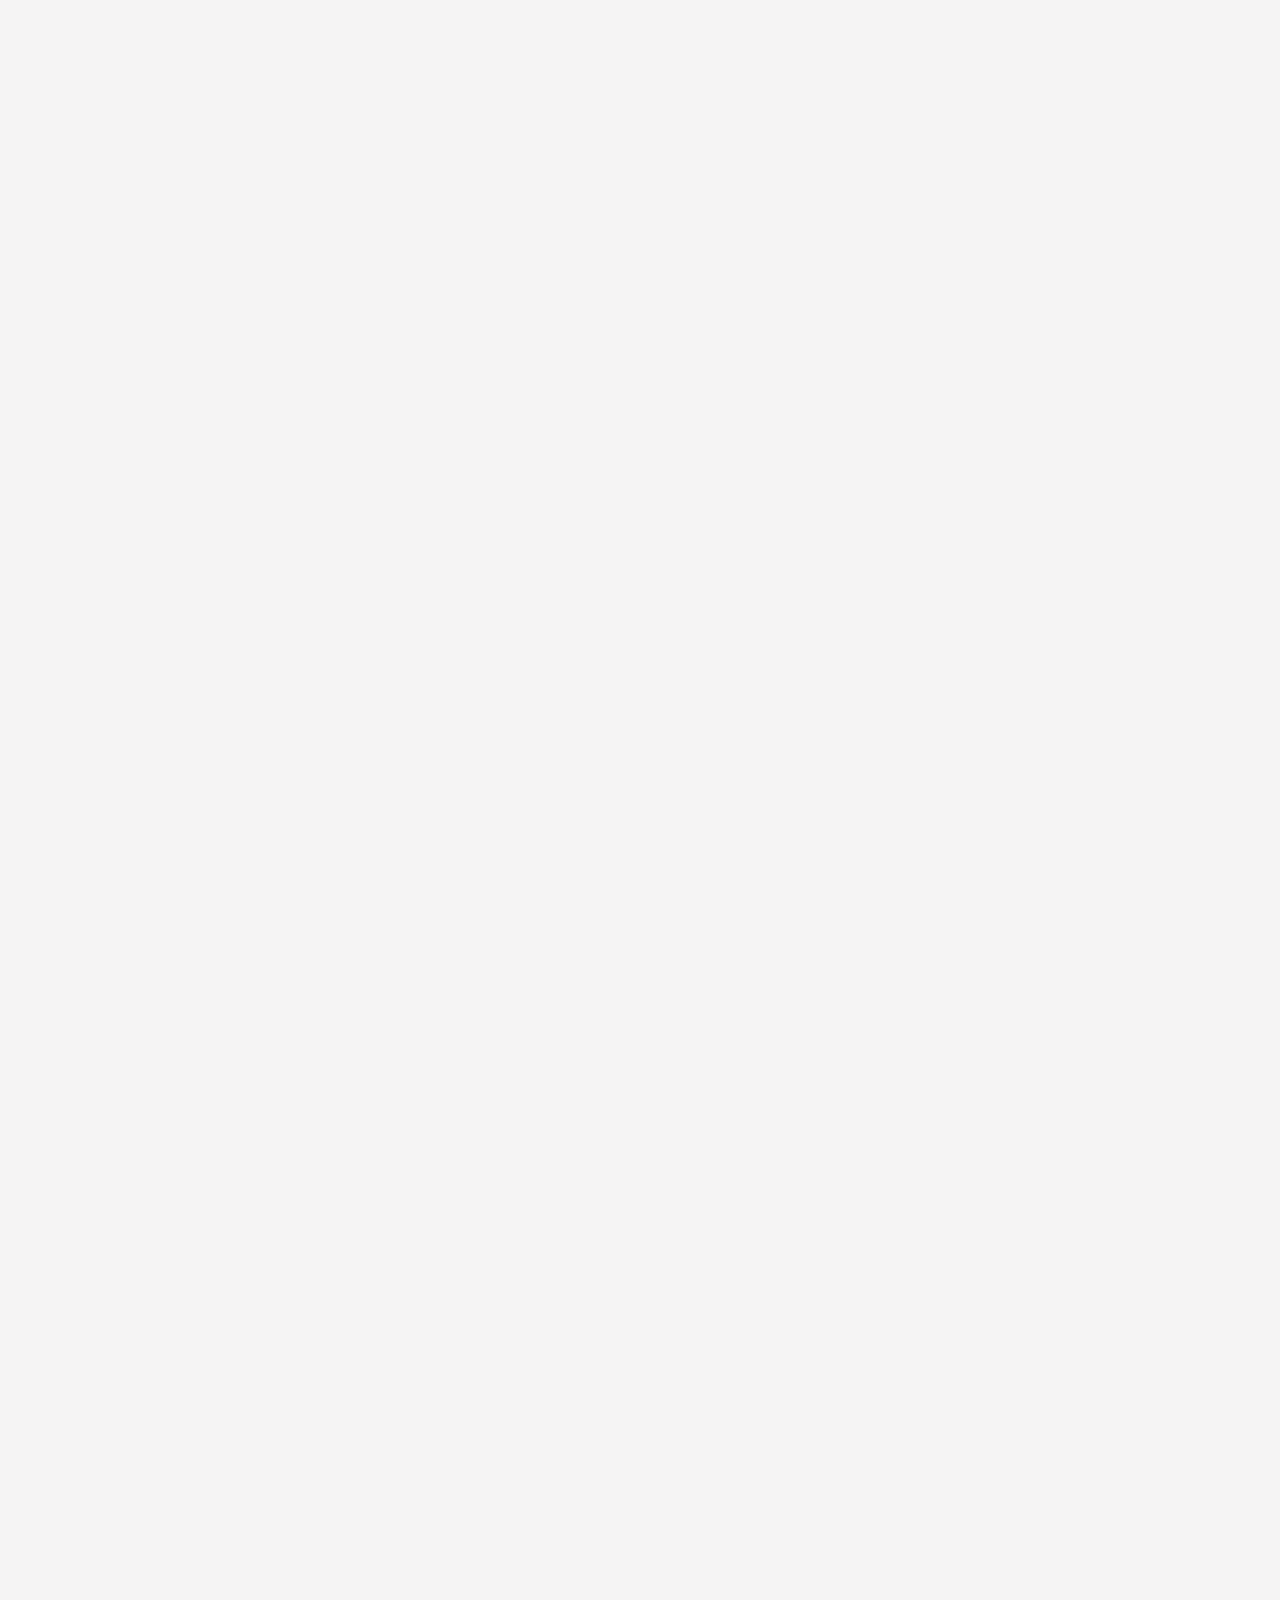
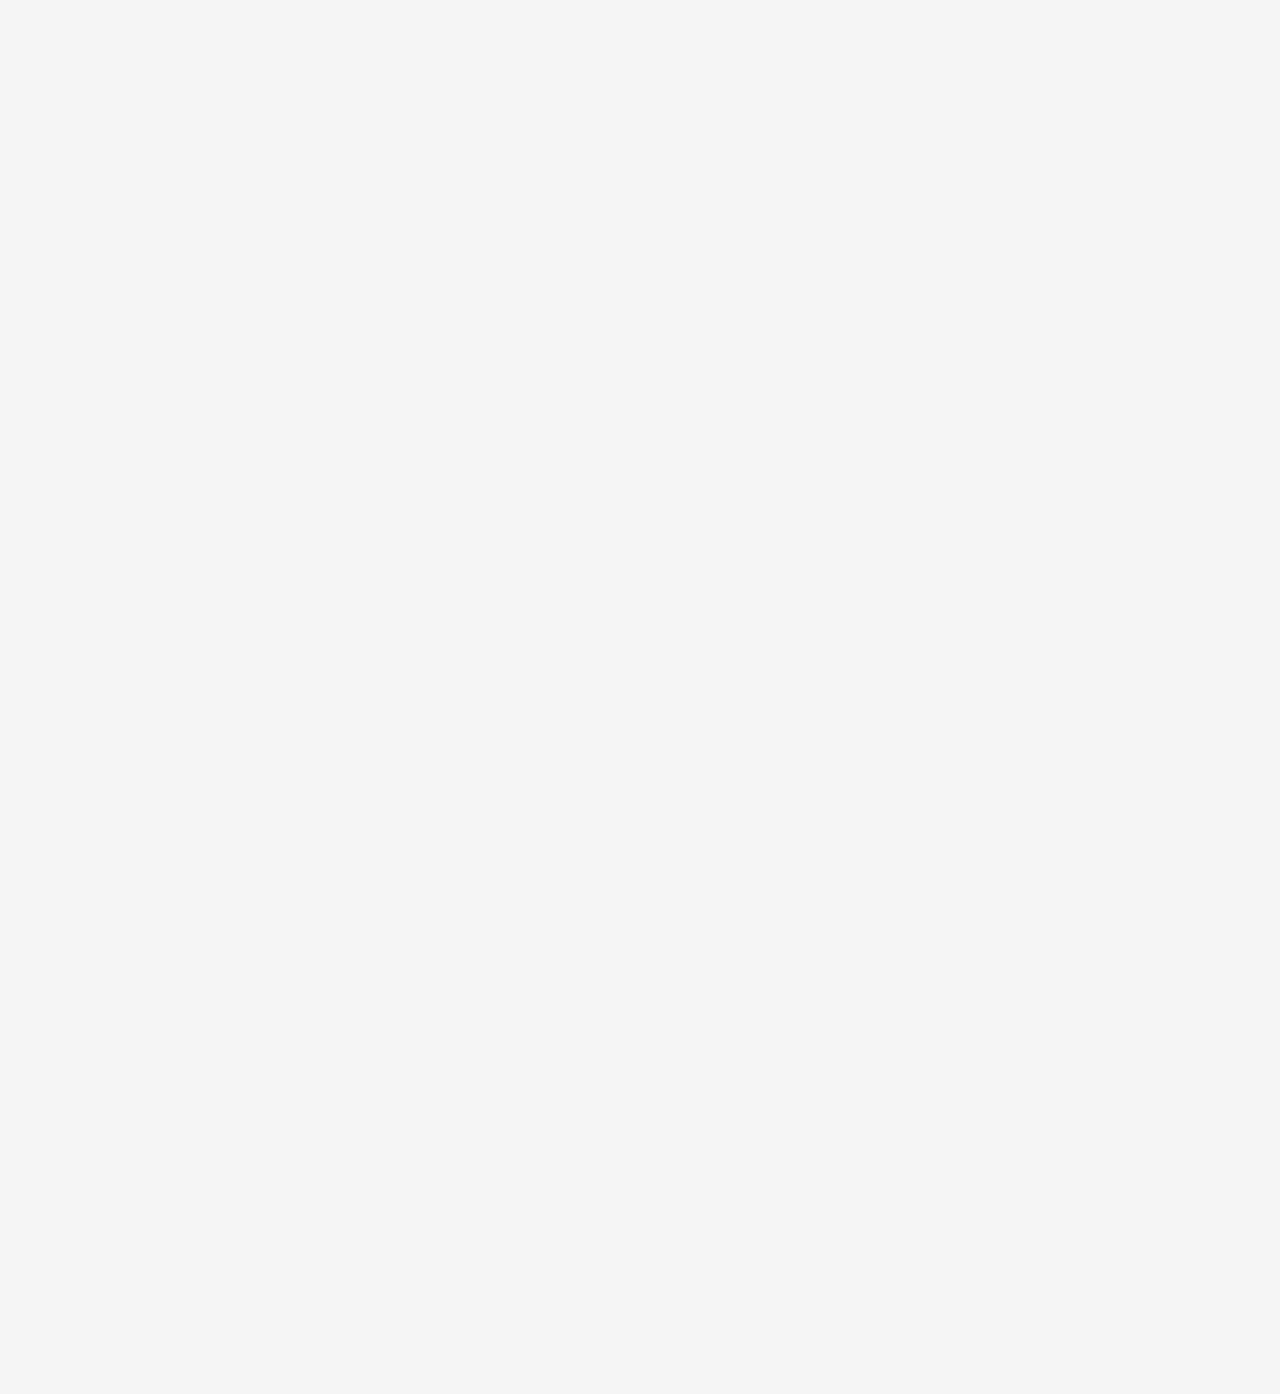
<file: 05/index.html>
<!DOCTYPE html>
<html lang="en">
<head>
  <meta charset="UTF-8" />
  <meta name="viewport" content="width=device-width, initial-scale=1.0"/>
  <title>05-Scroll-Based Step Reveal (Scroller Timeline)</title>
  <style>
:root {
  --fg: rgb(33, 36, 37);
  --bg: #f5f4f4;
  --neon: rgb(0, 174, 255);
}

html {
  scroll-behavior: smooth;
}

/* Reset & Base Styles */
* {
  font-family: monospace;
  font-size: 22px;
  color: var(--fg);
  background-color: var(--bg);
  margin: 0;
  padding: 0;
  box-sizing: border-box;
}

body {
  display: flex;
}

/* Timeline Navigation */
.timeline {
  position: sticky;
  top: 0;
  height: 100vh;
  padding: 2rem;
  background: #fff;
  display: flex;
  flex-direction: column;
  align-items: center;
  justify-content: center;
  width: 20%;
}

.timeline ul {
  list-style: none;
  padding: 0;
}

.timeline li {
  margin-bottom: 1.5rem;
  padding: 0.5rem;
  border-left: 4px solid transparent;
  transition: all 0.3s ease;
}

.timeline li:last-child {
  margin-bottom: 0;
}

.timeline li.active {
  font-weight: bold;
  border-left: 4px solid var(--neon);
  color: var(--neon);
}

/* Media Panel */
.media {
  width: 30%;
  height: 100vh;
  position: sticky;
  top: 0;
  background: #000;
  display: flex;
  align-items: center;
  justify-content: center;
  overflow: hidden;
}

.media video {
  width: 100%;
  height: 100%;
  object-fit: cover;
}

/* Steps Panel */
.steps {
  width: 50%;
  padding: 2rem;
}

.step {
  min-height: 100vh;
  border-bottom: 1px solid #eee;
  opacity: 0;
  transform: translateY(50px);
  transition: all 0.6s ease-out;
}

.step.visible {
  opacity: 1;
  transform: translateY(0);
}

.step h2 {
  margin: 0 0 1rem;
  font-family: Arial, Helvetica, sans-serif;
  font-size: 1.5rem;
}

.video-wrapper {
  transition: opacity 0.6s ease;
  opacity: 1;
}

.video-wrapper.fade-out {
  opacity: 0;
}

</style>
</head>

<body>
  
  <div class="timeline">
    <ul>
      <li data-step="0">Step 1: Introduction</li>
      <li data-step="1">Step 2: Research</li>
      <li data-step="2">Step 3: Design</li>
      <li data-step="3">Step 4: Development</li>
      <li data-step="4">Step 5: Launch</li>
    </ul>
  </div>

  <div class="media" id="media-display">
    <div class="video-wrapper fade">
      <video id="media-element" autoplay muted loop playsinline>
        <source src="media1.mp4" type="video/mp4" />
      </video>
    </div>
  </div>

    <div class="steps">
      <div class="step" data-media="media1.mp4" id="step-0">
        <h2>Introduction</h2>
        <p>Welcome to the journey!</p>
      </div>
      <div class="step" data-media="media2.mp4" id="step-1">
        <h2>Research</h2>
        <p>We began with user interviews.</p>
      </div>
      <div class="step" data-media="media3.mp4" id="step-2">
        <h2>Design</h2>
        <p>UI wireframes and UX flows were built.</p>
      </div>
      <div class="step" data-media="media4.mp4" id="step-3">
        <h2>Development</h2>
        <p>Frontend and backend came together.</p>
      </div>
      <div class="step" data-media="media5.mp4" id="step-4">
        <h2>Launch</h2>
        <p>We launched to the public!</p>
      </div>
    </div>

</body>
<script>

// Select all elements with the class "step"
const steps = document.querySelectorAll(".step");

// Select all list items inside the element with class "timeline"
const navItems = document.querySelectorAll(".timeline li");

// Get the media element (e.g., a <video> or <audio> element)
const mediaElement = document.getElementById("media-element");

/**
 * Activates the current step based on the index.
 * Updates the timeline navigation and switches the media content if needed.
 */
function activateStep(index) {
  // Remove the "active" class from all timeline items
  navItems.forEach((item) => item.classList.remove("active"));

  // Find the timeline item corresponding to the current step index
  const target = document.querySelector(`.timeline li[data-step="${index}"]`);
  if (target) target.classList.add("active"); // Add "active" class to current item

  // Get the media source associated with the current step
  const newMedia = steps[index].getAttribute("data-media");

  // Select the <source> tag inside the media element (e.g., <video><source></source></video>)
  const source = mediaElement.querySelector("source");

  // Select the wrapper around the video for fade-in/out effect
  const wrapper = document.querySelector(".video-wrapper");

  // If the new media source is different from the current one
  if (newMedia && source.getAttribute("src") !== newMedia) {
    // Add "fade-out" class to trigger fade-out animation
    wrapper.classList.add("fade-out");

    // After the fade-out transition (600ms), update the video source
    setTimeout(() => {
      // Change the source of the video
      source.setAttribute("src", newMedia);

      // Reload the media element to apply the new source
      mediaElement.load();

      // Remove the fade-out class to trigger fade-in
      wrapper.classList.remove("fade-out");
    }, 600); // Duration matches the CSS transition
  }
}

/**
 * Handler function that runs on scroll.
 * Determines which step is currently in view and activates it.
 */
function onScroll() {
  let currentIndex = 0; // Default to the first step

  // Loop through all steps to determine visibility and current active step
  steps.forEach((step, index) => {
    // Get the position of the step relative to the viewport
    const rect = step.getBoundingClientRect();

    // If the top of the step is within 80% of the viewport height, mark it as visible
    if (rect.top <= window.innerHeight * 0.8) {
      step.classList.add("visible"); // Trigger visual appearance animation
    } else {
      step.classList.remove("visible"); // Hide or reset animation
    }

    // If the step's top is above the halfway point of the screen, consider it the current step
    if (rect.top <= window.innerHeight / 2) {
      currentIndex = index;
    }
  });

  // Activate the currently visible step
  activateStep(currentIndex);
}

// Attach the scroll event listener to run the function on user scroll
window.addEventListener("scroll", onScroll);

// Run once when the page loads to set the initial state
onScroll();

  </script>

</body>
</html>
</file>
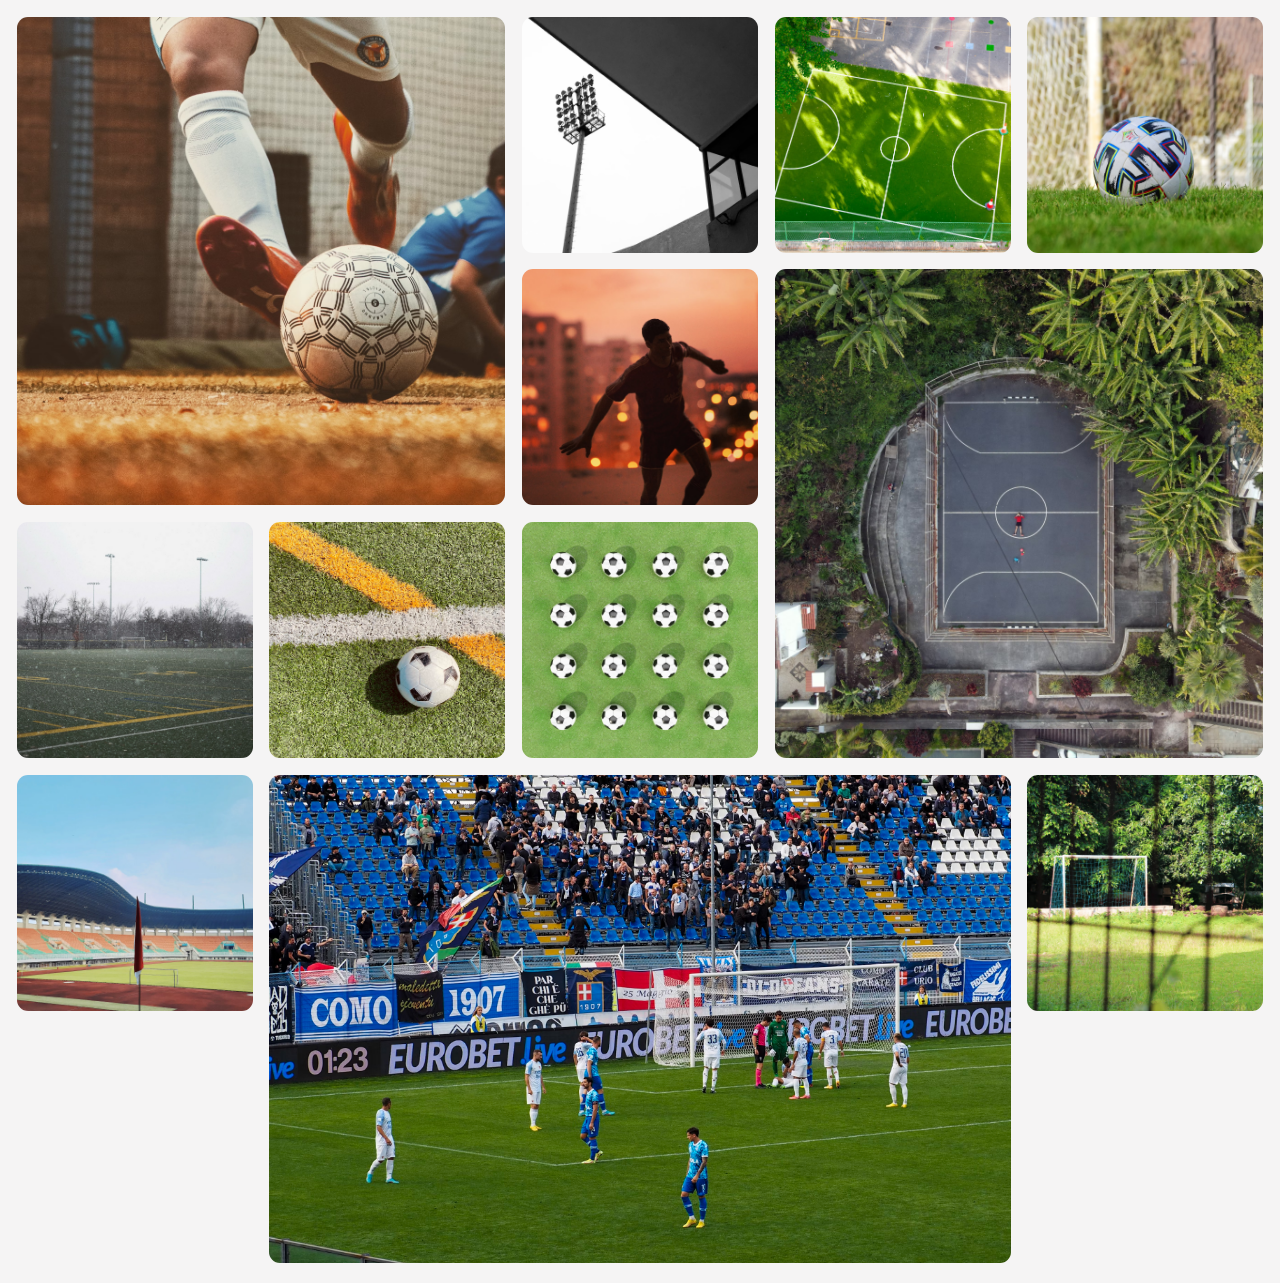
<file: 06/index.html>
<!DOCTYPE html>
<html lang="en">
<head>
  <meta charset="UTF-8" />
  <meta name="viewport" content="width=device-width, initial-scale=1.0"/>
  <title>06-Image Grid Reveal + Hover + Caption</title>
  <style>
    :root {
      --fg: rgb(33, 36, 37);
      --bg: #f5f4f4;
      --neon: rgb(0, 174, 255);
    }

    html {
      scroll-behavior: smooth;
    }

    * {
      font-family: monospace;
      font-size: 22px;
      color: var(--fg);
      background-color: var(--bg);
      margin: 0;
      padding: 0;
      box-sizing: border-box;
    }

    body {
      padding: 0.75rem;
    }

    .grid {
      display: grid;
      grid-template-columns: repeat(5, 1fr);
      grid-auto-rows: 1fr;
      width: 100%;
      aspect-ratio: 5 / 5;
      gap: 0.75rem;
    }

    .photo {
      position: relative;
      overflow: hidden;
      z-index: 1;
      border-radius: 11px;
      opacity: 0;
      transform: translateY(20px);
      transition: transform 0.6s ease, opacity 0.6s ease;
    }

    .photo.reveal {
      opacity: 1;
      transform: translateY(0);
    }

    .photo img {
      width: 100%;
      height: 100%;
      object-fit: cover;
      display: block;
      transition: transform 0.3s ease;
    }

    .photo:hover img {
      transform: scale(1.05);
      z-index: 10;
    }

    .caption {
      position: absolute;
      bottom: 0;
      width: 100%;
      padding: 0.75rem;
      background: rgba(0, 0, 0, 0.6);
      color: white;
      text-align: center;
      opacity: 0;
      transform: translateY(20px);
      transition: opacity 0.4s ease, transform 0.4s ease;
      pointer-events: none;
    }

    .photo:hover .caption {
      opacity: 1;
      transform: translateY(0);
      z-index: 5;
    }

    /* Grid placement */
    .p1  { grid-area: 1 / 1 / 3 / 3; }
    .p2  { grid-area: 1 / 3 / 2 / 4; }
    .p3  { grid-area: 1 / 4 / 2 / 5; }
    .p4  { grid-area: 1 / 5 / 2 / 6; }
    .p5  { grid-area: 2 / 3 / 3 / 4; }
    .p6  { grid-area: 2 / 4 / 4 / 6; }
    .p7  { grid-area: 3 / 1 / 4 / 2; }
    .p8  { grid-area: 3 / 2 / 4 / 3; }
    .p9  { grid-area: 3 / 3 / 4 / 4; }
    .p10 { grid-area: 4 / 1 / 5 / 2; }
    .p11 { grid-area: 4 / 2 / 6 / 5; }
    .p12 { grid-area: 4 / 5 / 5 / 6; }
    .p13 { grid-area: 5 / 1 / 6 / 2; }
    .p14 { grid-area: 5 / 5 / 6 / 6; }

    @media (max-width: 600px) {
      .grid {
        grid-template-columns: 1fr;
        grid-template-rows: none;
        aspect-ratio: auto;
      }

      .photo {
        aspect-ratio: 1 / 1;
        grid-area: auto !important;
      }
    }

  </style>
</head>
<body>

  <div class="grid">
    <div class="photo reveal-img p1"><img src="photo1.avif" loading="lazy" alt="Photo 1"><div class="caption">Photo 1 Title</div></div>
    <div class="photo reveal-img p2"><img src="photo2.avif" loading="lazy" alt="Photo 2"><div class="caption">Photo 2 Title</div></div>
    <div class="photo reveal-img p3"><img src="photo3.avif" loading="lazy" alt="Photo 3"><div class="caption">Photo 3 Title</div></div>
    <div class="photo reveal-img p4"><img src="photo4.avif" loading="lazy" alt="Photo 4"><div class="caption">Photo 4 Title</div></div>
    <div class="photo reveal-img p5"><img src="photo5.avif" loading="lazy" alt="Photo 5"><div class="caption">Photo 5 Title</div></div>
    <div class="photo reveal-img p6"><img src="photo6.avif" loading="lazy" alt="Photo 6"><div class="caption">Photo 6 Title</div></div>
    <div class="photo reveal-img p7"><img src="photo7.avif" loading="lazy" alt="Photo 7"><div class="caption">Photo 7 Title</div></div>
    <div class="photo reveal-img p8"><img src="photo8.avif" loading="lazy" alt="Photo 8"><div class="caption">Photo 8 Title</div></div>
    <div class="photo reveal-img p9"><img src="photo9.avif" loading="lazy" alt="Photo 9"><div class="caption">Photo 9 Title</div></div>
    <div class="photo reveal-img p10"><img src="photo10.avif" loading="lazy" alt="Photo 10"><div class="caption">Photo 10 Title</div></div>
    <div class="photo reveal-img p11"><img src="photo11.avif" loading="lazy" alt="Photo 11"><div class="caption">Photo 11 Title</div></div>
    <div class="photo reveal-img p12"><img src="photo12.avif" loading="lazy" alt="Photo 12"><div class="caption">Photo 12 Title</div></div>
    <div class="photo reveal-img p13"><img src="photo13.avif" loading="lazy" alt="Photo 13"><div class="caption">Photo 13 Title</div></div>
    <div class="photo reveal-img p14"><img src="photo14.avif" loading="lazy" alt="Photo 14"><div class="caption">Photo 14 Title</div></div>
  </div>

  <script>
    const observer = new IntersectionObserver((entries) => {
      entries.forEach(entry => {
        if (entry.isIntersecting) {
          entry.target.classList.add('reveal');
        } else {
          entry.target.classList.remove('reveal');
        }
      });
    }, {
      threshold: 0.2
    });

    document.querySelectorAll('.reveal-img').forEach(img => {
      observer.observe(img);
    });
  </script>

</body>
</html>
</file>
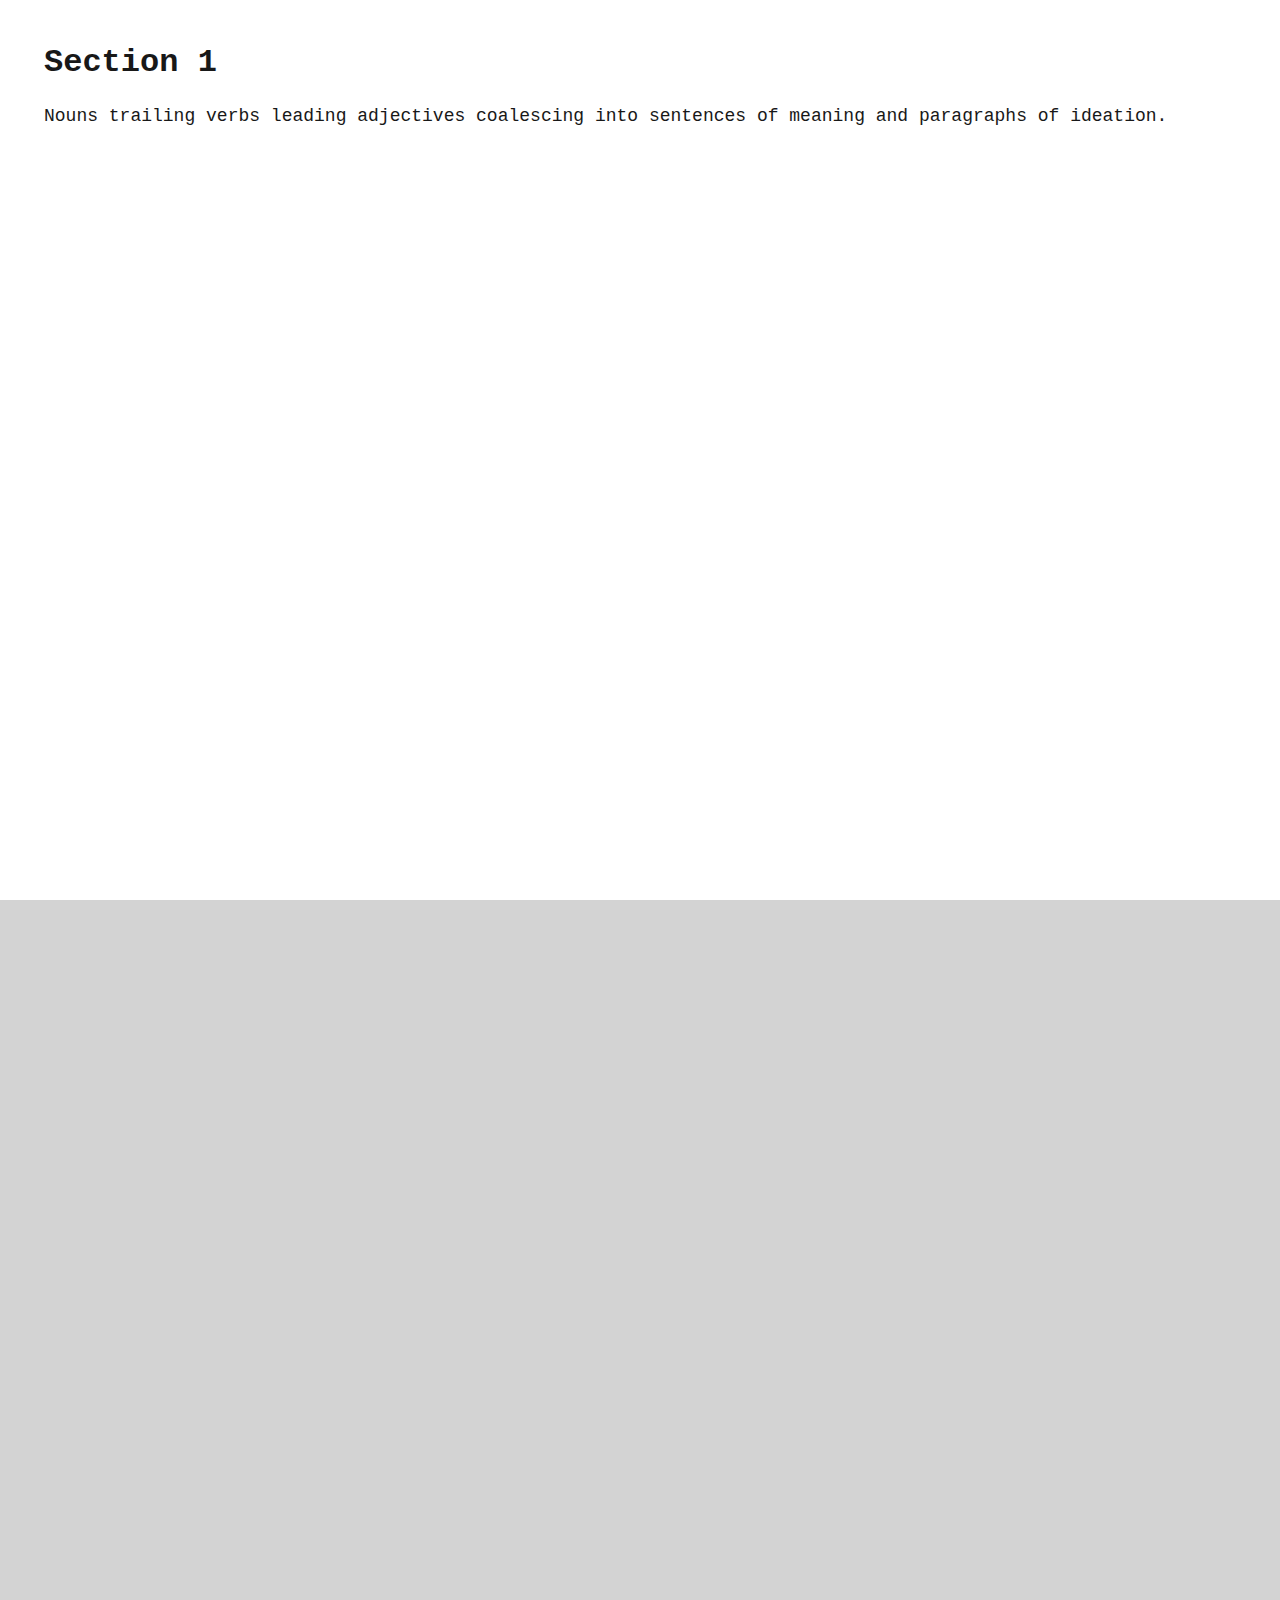
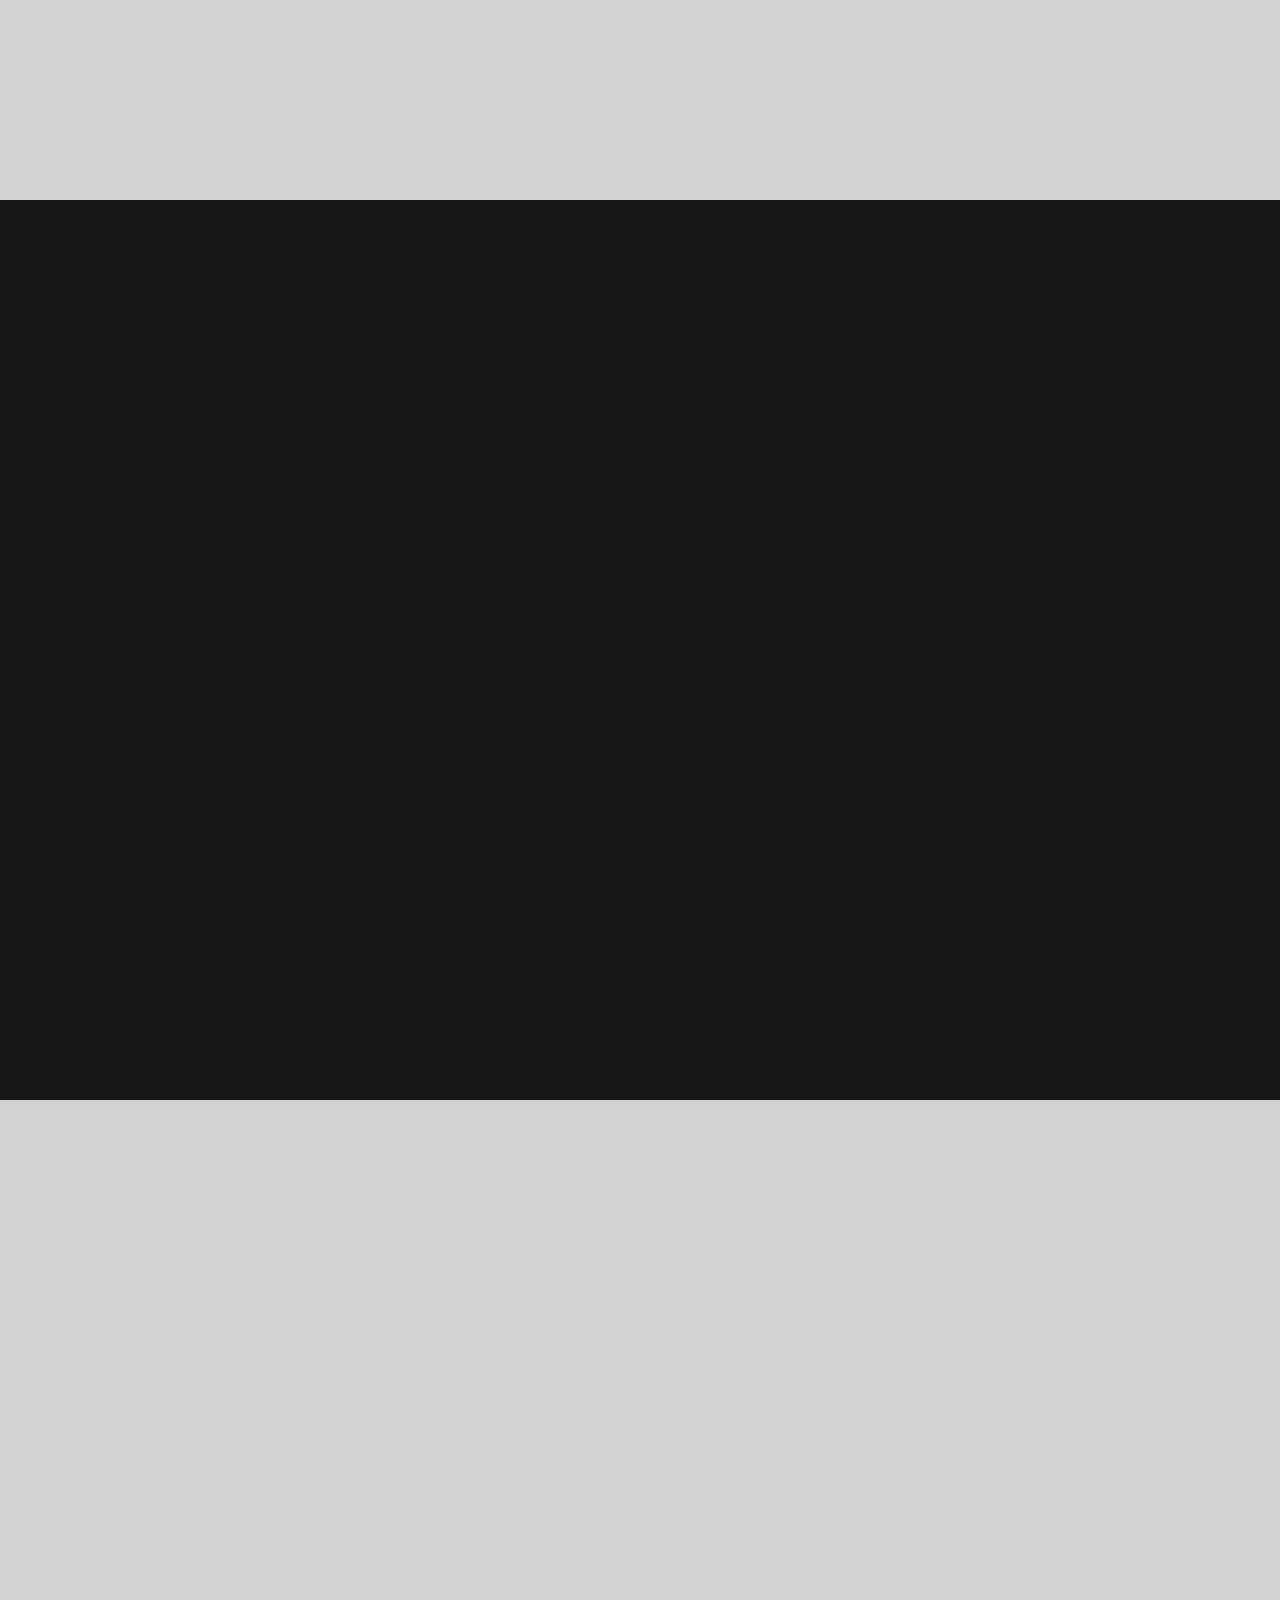
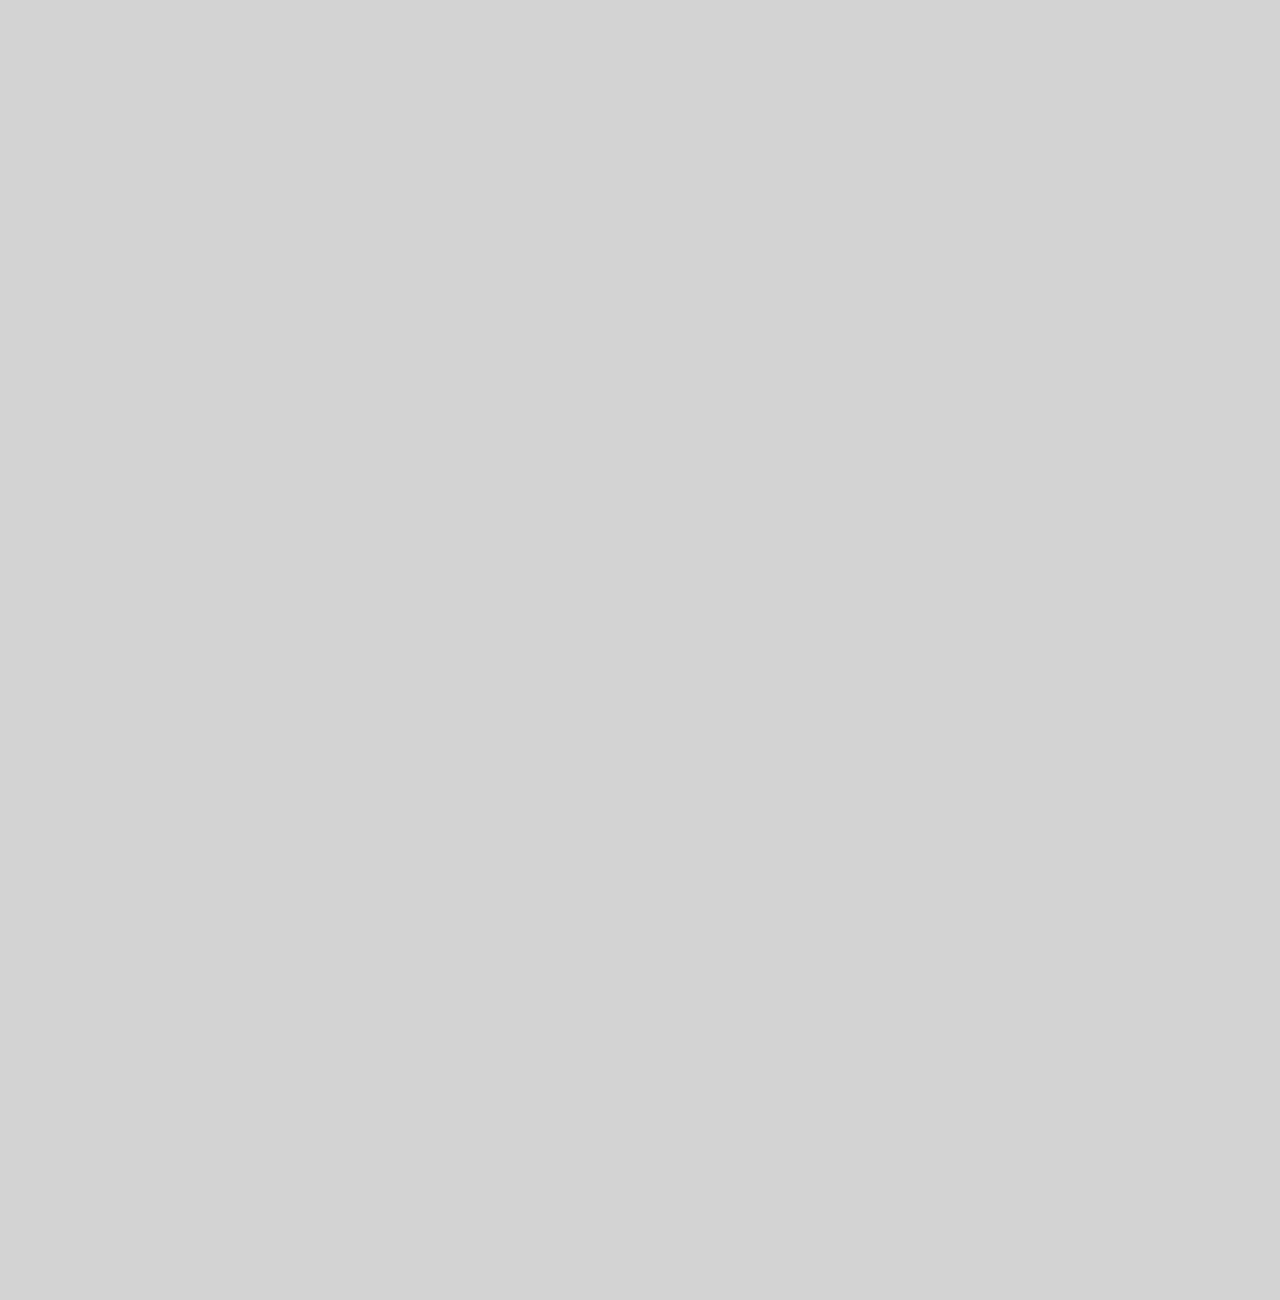
<file: i/index.html>
<!DOCTYPE html>
<html lang="en">
<head>
  <meta charset="UTF-8" />
  <meta name="viewport" content="width=device-width, initial-scale=1.0"/>
  <title>Microproject i</title>

  <style>
    :root {
      --fg: rgb(24, 24, 24);
      --bg: #ffffff;
      --neon: #9affcd;
      --gray: lightgray;
    }

    * {
      font-size: clamp(1.25rem, 2.5vw, 1.5rem);
      color: var(--fg);
      background-color: var(--bg);
      margin: 0;
      padding: 0;
      box-sizing: border-box;
      font-family: monospace;
    }

    body {
      height: 100%;
    }

    .panel {
      height: calc(var(--vh, 1vh) * 100);
      position: sticky;
      top: 0;
      padding: 44px;
      display: flex;
      gap: 22px;
      flex-direction: column;
    }

    .section3 {
      background-color: var(--fg);
      width: 100%;
    }

    .section3 h1, .section3 p{
      color: var(--neon);
    }

    .section4, .section2 {
      background-color: var(--gray);
    }

    h1 {
      background-color: inherit;;
    }

    p {
      font-size: 0.75rem;
      line-height: 1.5;
      background-color: inherit;
    }

    .panel > * {
      opacity: 0;
      transform: translateY(30px);
      transition: opacity 0.6s ease-out, transform 0.6s ease-out;
    }

    .panel.visible > * {
      opacity: 1;
      transform: translateY(0);
    }

    #progress-bar {
      position: fixed;
      top: 0;
      left: 0;
      height: 11px;
      background: var(--neon);
      width: 0%;
      z-index: 1000;
      transition: width 0.1s ease-out;
    }

    .section3 {
      background-color: var(--fg);
    }

    .squares {
      display: flex;
      background-color: inherit;
      justify-content: space-around;
      align-items: center;
      flex: 1;
    }

    .square {
      width: 40%;
      aspect-ratio: 1/1;
      background-color: var(--neon);
      border-radius: 12px;
      flex-shrink: 0;
      padding: 1rem;

      transform: scale(0.4);
      opacity: 0;
      transition: transform 0.5s ease-out, opacity 0.5s ease-out;
    }

    .square.visible {
      transform: scale(1);
      opacity: 1;
    }

    .square p {
      color: var(--fg);
    }

    .section4 {
      height: calc(var(--vh, 1vh) * 200);
    }
    
    @media (max-width: 768px) {
      .squares {
        flex-direction: column;
        align-items: center;
      }
    }


  </style>
</head>

<body>

  <div id="progress-bar"></div>

  <main>
    <section class="panel section1">
      <h1>Section 1</h1>
      <p>Nouns trailing verbs leading adjectives coalescing into sentences of meaning and paragraphs of ideation.</p>
    </section>

    <section class="panel section2">
      <h1>Section 2</h1>
      <p>Nouns trailing verbs leading adjectives coalescing into sentences of meaning and paragraphs of ideation.</p>
    </section>

    <section class="panel section3">
      <h1>Section 3</h1>
      <p>Nouns trailing verbs leading adjectives coalescing into sentences of meaning and paragraphs of ideation.</p>
      <div class="squares">
        <div class="square"><p>Nouns trailing verbs leading adjectives coalescing into sentences of meaning and paragraphs of ideation.</p></div>
        <div class="square"><p>Nouns trailing verbs leading adjectives coalescing into sentences of meaning and paragraphs of ideation.</p></div>
      </div>
    </section>

    <section class="panel section4">
      <h1>Section 4</h1>
      <p>Nouns trailing verbs leading adjectives coalescing into sentences of meaning and paragraphs of ideation.</p>
    </section>
  </main>
</body>

  

  <script>

    const squares = document.querySelectorAll('.square');

    const squareObserver = new IntersectionObserver((entries) => {
      entries.forEach(entry => {
        if (entry.isIntersecting) {
          entry.target.classList.add('visible');
        } else {
          entry.target.classList.remove('visible');
        }
      });
    }, {
      threshold: 0.5 // trigger when at least 50% is visible
    });

    squares.forEach(square => {
      squareObserver.observe(square);
    });


    const observer = new IntersectionObserver((entries) => {
      entries.forEach(entry => {
        if (entry.isIntersecting) {
          entry.target.classList.add('visible');
        } else {
          entry.target.classList.remove('visible');
        }
      });
    }, {
      threshold: 0.25
    });

    document.querySelectorAll('.panel').forEach(panel => {
      observer.observe(panel);
    });

    window.addEventListener('scroll', () => {
      const scrollTop = window.scrollY;
      const docHeight = document.documentElement.scrollHeight - window.innerHeight;
      const scrollPercent = (scrollTop / docHeight) * 100;
      document.getElementById('progress-bar').style.width = `${scrollPercent}%`;
    });



    // === Robust viewport height (vh) fix ===
    function setVh() {
      const vh = (window.visualViewport?.height || window.innerHeight) * 0.01;
      document.documentElement.style.setProperty('--vh', `${vh}px`);
    }

    // Set once after full page load to avoid early firing
    window.addEventListener('load', () => {
      // Wait for layout to stabilize
      requestAnimationFrame(() => {
        requestAnimationFrame(setVh);
      });
    });

    // Update on viewport resize
    window.addEventListener('resize', setVh);
    window.addEventListener('orientationchange', setVh);

    // Chrome-specific: listen for UI collapse/expand
    if (window.visualViewport) {
      window.visualViewport.addEventListener('resize', setVh);
    }

    // Fallback for Chrome: update on scroll (address bar collapses)
    window.addEventListener('scroll', () => {
      requestAnimationFrame(setVh);
    });


  </script>

</body>
</html>
</file>
<file: styles.css>
/* 1. Use a more-intuitive box-sizing model */
*, *::before, *::after {
    box-sizing: border-box;
  }
  
  /* 2. Remove default margin */
  * {
    margin: 0;
  }
  
  body {
    /* 3. Add accessible line-height */
    line-height: 1.5;
    /* 4. Improve text rendering */
    -webkit-font-smoothing: antialiased;
  }
  
  /* 5. Improve media defaults */
  img, picture, video, canvas, svg {
    display: block;
    max-width: 100%;
  }
  
  /* 6. Inherit fonts for form controls */
  input, button, textarea, select {
    font: inherit;
  }
  
  /* 7. Avoid text overflows */
  p, h1, h2, h3, h4, h5, h6 {
    overflow-wrap: break-word;
  }
  
  /* 8. Improve line wrapping */
  p {
    text-wrap: pretty;
  }
  h1, h2, h3, h4, h5, h6 {
    text-wrap: balance;
  }
  
  /*
    9. Create a root stacking context
  */
  #root, #__next {
    isolation: isolate;
  }
  
  /* Basic Grayscale Settings */

  html {
    font-size: 22px;
  }

  :root {
    --fg: #333;
    --bg: rgb(252, 252, 252);
    }

  * {
    margin: 0;
    padding: 0;
    box-sizing: border-box;
  }

  body {
    background-color: var(--bg);
    color: var(--fg);
    font-family: monospace;
  }

  header, nav, main, footer {
    border: 1px solid var(--fg);
    background-color: var(--bg);
  }

  h1, h2, h3 {
    color: var(--fg);
  }

  a {
    color: var(--fg);
    text-decoration: none;
  }

  button {
    background: var(--bg);
    color: var(--fg);
    border: 1px solid var(--fg);
    padding: 0.5rem 1rem;
    cursor: pointer;
  }

  ul {
    list-style: none;
    padding: 0;
    margin: 0;
  }

  a {
    cursor: pointer;
  }
  
  /* Details */
</file>
